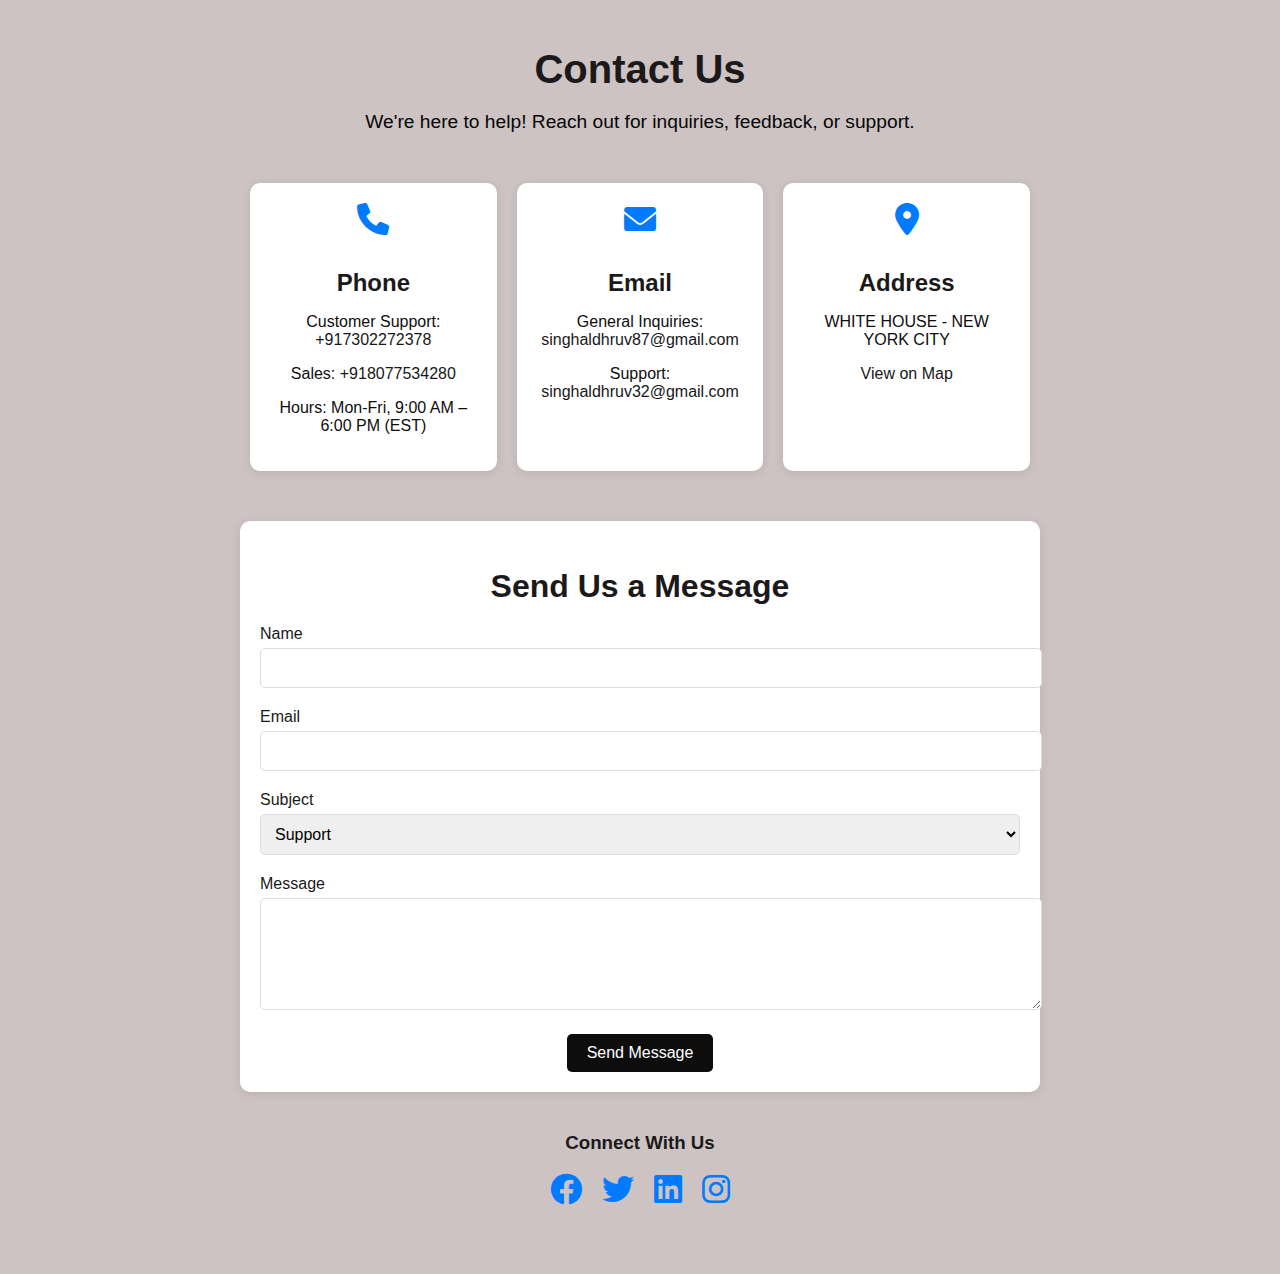
<file: contactus.html>
<!DOCTYPE html>
<html lang="en">
<head>
  <meta charset="UTF-8">
  <meta name="viewport" content="width=device-width, initial-scale=1.0">
  <title>Contact Us</title>
  <link rel="stylesheet" href="https://cdnjs.cloudflare.com/ajax/libs/font-awesome/6.0.0/css/all.min.css"> <!-- For icons -->
</head>
<style>
    /* General Styles */
body {
    font-family: Arial, sans-serif;
    margin: 0;
    padding: 0;
    background-color: #cdc3c3;
    color: #1b1919;
  }
  
  .nav-button {
    display: inline-block;
    padding: 10px 20px;
    background-color: #151616;
    color: #fff;
    text-decoration: none;
    border-radius: 5px;
    margin: 20px;
  }
  
  .contact-container {
    max-width: 800px;
    margin: 0 auto;
    padding: 20px;
    text-align: center;
  }
  
  h1 {
    font-size: 2.5rem;
    margin-bottom: 10px;
  }
  
  .subtitle {
    font-size: 1.2rem;
    color: #060606;
    margin-bottom: 40px;
  }
  
  /* Contact Information */
  .contact-info {
    display: flex;
    justify-content: space-around;
    flex-wrap: wrap;
    margin-bottom: 40px;
  }
  
  .info-item {
    flex: 1;
    margin: 10px;
    padding: 20px;
    background-color: #fff;
    border-radius: 10px;
    box-shadow: 0 2px 10px rgba(0, 0, 0, 0.1);
  }
  
  .info-item i {
    font-size: 2rem;
    color: #007bff;
    margin-bottom: 10px;
  }
  
  .info-item h3 {
    font-size: 1.5rem;
    margin-bottom: 10px;
  }
  
  .info-item p {
    font-size: 1rem;
    color: #0f0d0d;
  }
  
  .info-item a {
    color: #171818;
    text-decoration: none;
  }
  
  /* Contact Form */
  .contact-form {
    background-color: #ffffff;
    padding: 20px;
    border-radius: 10px;
    box-shadow: 0 2px 10px rgba(0, 0, 0, 0.1);
    margin-bottom: 40px;
  }
  
  .contact-form h2 {
    font-size: 2rem;
    margin-bottom: 20px;
  }
  
  .form-group {
    margin-bottom: 20px;
    text-align: left;
  }
  
  .form-group label {
    display: block;
    font-size: 1rem;
    margin-bottom: 5px;
  }
  
  .form-group input,
  .form-group select,
  .form-group textarea {
    width: 100%;
    padding: 10px;
    font-size: 1rem;
    border: 1px solid #ddd;
    border-radius: 5px;
  }
  
  .form-group textarea {
    resize: vertical;
  }
  
  button {
    background-color: #0d0d0d;
    color: #fff;
    padding: 10px 20px;
    border: none;
    border-radius: 5px;
    font-size: 1rem;
    cursor: pointer;
  }
  
  button:hover {
    background-color: #0056b3;
  }
  
  /* Social Media */
  .social-media {
    margin-bottom: 40px;
  }
  
  .social-icons {
    display: flex;
    justify-content: center;
    gap: 20px;
  }
  
  .social-icons a {
    color: #007bff;
    font-size: 2rem;
    transition: color 0.3s;
  }
  
  .social-icons a:hover {
    color: #0056b3;
  }
</style>
<body>


  <!-- Contact Us Page Content -->
  <div class="contact-container">
    <h1>Contact Us</h1>
    <p class="subtitle">We're here to help! Reach out for inquiries, feedback, or support.</p>

    <!-- Contact Information -->
    <div class="contact-info">
      <div class="info-item">
        <i class="fas fa-phone"></i>
        <h3>Phone</h3>
        <p>Customer Support: <a href="tel:+917302272378">+917302272378</a></p>
        <p>Sales: <a href="tel:+918077534280">+918077534280</a></p>
        <p>Hours: Mon-Fri, 9:00 AM – 6:00 PM (EST)</p>
      </div>
      <div class="info-item">
        <i class="fas fa-envelope"></i>
        <h3>Email</h3>
        <p>General Inquiries: <a href="mailto:singhaldhruv87@gmail.com">singhaldhruv87@gmail.com</a></p>
        <p>Support: <a href="mailto:singhaldhruv32@gmail.com">singhaldhruv32@gmail.com</a></p>
      </div>
      <div class="info-item">
        <i class="fas fa-map-marker-alt"></i>
        <h3>Address</h3>
        <p>WHITE HOUSE - NEW YORK CITY </p>
        <a href="https://maps.google.com/?q=40.712776,-74.005974" target="_blank">View on Map</a>
    </div>
    </div>

    <!-- Contact Form -->
    <div class="contact-form">
      <h2>Send Us a Message</h2>
      <form action="#" method="post">
        <div class="form-group">
          <label for="name">Name</label>
          <input type="text" id="name" name="name" required>
        </div>
        <div class="form-group">
          <label for="email">Email</label>
          <input type="email" id="email" name="email" required>
        </div>
        <div class="form-group">
          <label for="subject">Subject</label>
          <select id="subject" name="subject">
            <option value="support">Support</option>
            <option value="sales">Sales</option>
            <option value="feedback">Feedback</option>
            <option value="other">Other</option>
          </select>
        </div>
        <div class="form-group">
          <label for="message">Message</label>
          <textarea id="message" name="message" rows="5" required></textarea>
        </div>
        <button type="submit">Send Message</button>
      </form>
    </div>

    <!-- Social Media Links -->
    <div class="social-media">
      <h3>Connect With Us</h3>
      <div class="social-icons">
        <a href="#" target="_blank"><i class="fab fa-facebook"></i></a>
        <a href="#" target="_blank"><i class="fab fa-twitter"></i></a>
        <a href="#" target="_blank"><i class="fab fa-linkedin"></i></a>
        <a href="#" target="_blank"><i class="fab fa-instagram"></i></a>
      </div>
    </div>
  </div>
</body>
</html>
</file>
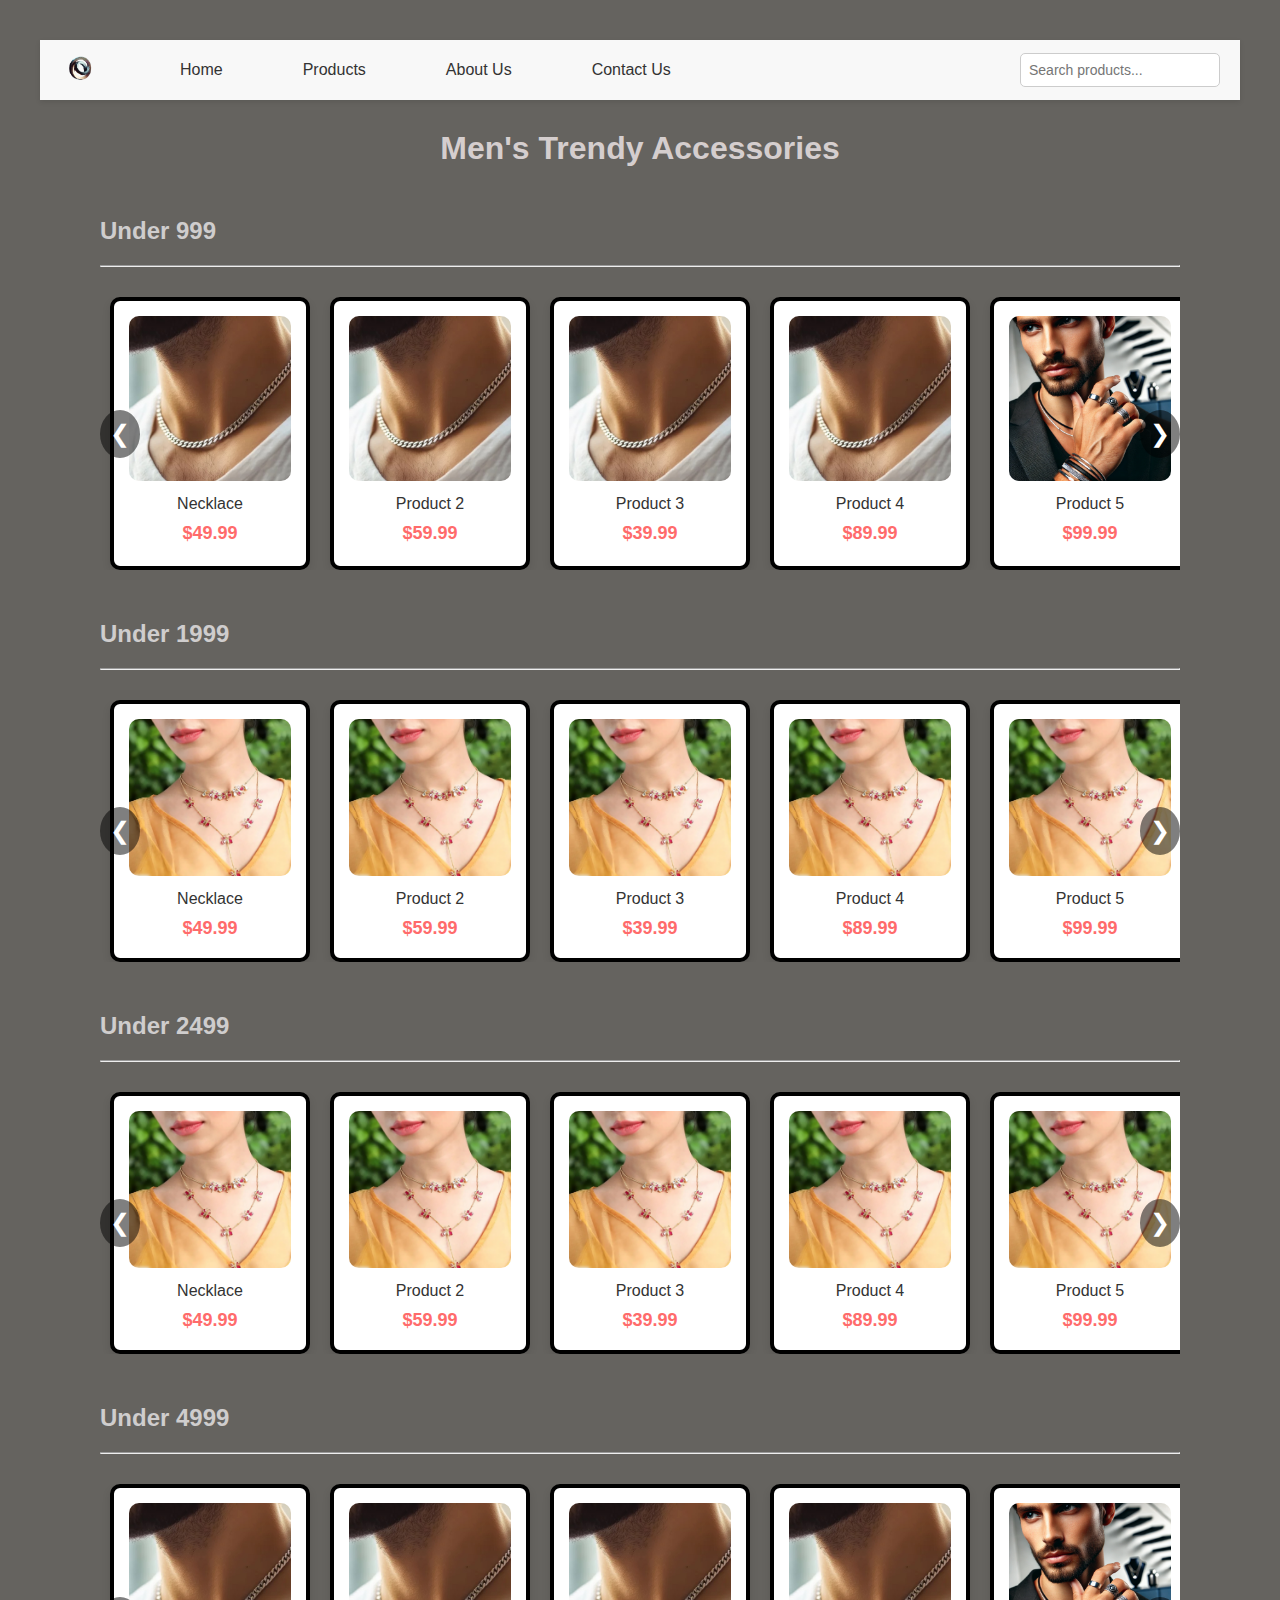
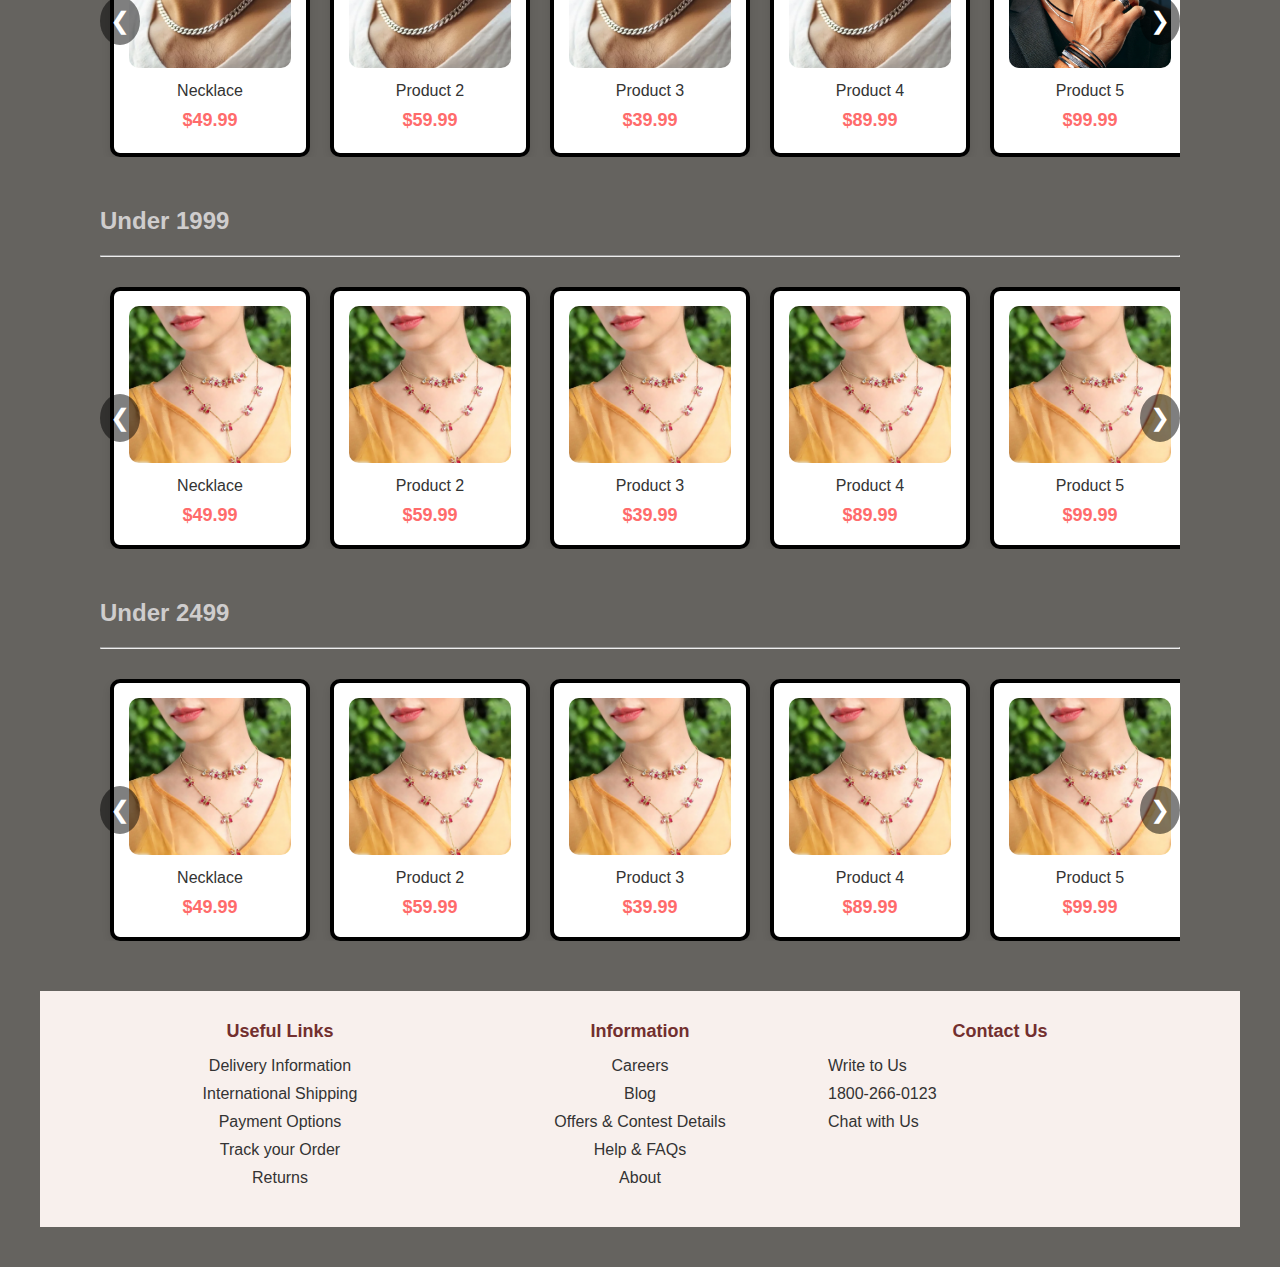
<file: kid.html>
<!DOCTYPE html>
<html lang="en">
<head>
    <meta charset="UTF-8">
    <meta name="viewport" content="width=device-width, initial-scale=1.0">
    <title>Product Range with Images and Text</title>
</head>

<style>
    * {
  margin: 0;
  padding: 0;
  box-sizing: border-box;
}

body {
  font-family: Arial, sans-serif;
  background-color: #f9f9f9;
  text-align: center;
  padding: 40px;
  background-color: rgb(101, 99, 95);
}


h1{
    padding: 30px;
    color: rgb(213, 206, 206);
    text-align: center;
}

/* Top Navbar Styling */
.top-navbar {
  display: flex;
  align-items: center;
  justify-content: space-between;
  padding: 10px 20px;
  background-color: #f8f8f8;
  box-shadow: 0 2px 5px rgba(0, 0, 0, 0.1);
}

/* Navbar Left: Logo & Links */
.navbar-left {
  display: flex;
  align-items: center;
  gap: 30px; /* Adds space between logo and links */
}

.navbar-logo {
  height: 40px; /* Adjust logo size */
  width: auto;
}

/* Navbar Right: Links */
.navbar-left a {
  text-decoration: none;
  color: #333;
  font-size: 16px;
  font-weight: 500;
  transition: color 0.3s ease-in-out;
  margin-left: 50px; /* Adjust value as needed */

}

.navbar-left a:hover {
  color: #007bff; /* Change color on hover */
}

/* Navbar Right: Search Bar */
.navbar-right {
  display: flex;
  align-items: center;
}

#search {
  padding: 8px;
  border: 1px solid #ccc;
  border-radius: 5px;
  font-size: 14px;
  width: 200px;
  transition: all 0.3s ease-in-out;
}

#search:focus {
  border-color: #007bff;
  outline: none;
}


/* Product Range Styling */
.product-range {
  width: 90%;
  margin: 20px auto;
}

h2 {
  font-size: 24px;
  text-align: left;
  margin-bottom: 20px;
  color: rgb(207, 205, 205);
}

/* Scroll Wrapper */
.scroll-wrapper {
  position: relative;
  display: flex;
  align-items: center;
  overflow: hidden;
  padding: 30px 0;
}

/* Product Container */
.product-container {
  display: flex;
  transition: transform 0.5s ease-in-out;
  width: 100%; /* Cover 90% of the width */
  margin: 0 auto; /* Center the container */
  overflow-x: auto;
  scroll-behavior: smooth;

}

/* Product Cards */
.product {
  flex: 0 0 auto;
  width: 200px;
  background: #fff;
  margin: 0 10px;
  padding: 15px;
  border: 4px solid black;
  border-radius: 10px;
  box-shadow: 0 4px 8px rgba(0, 0, 0, 0.1);
  text-align: center;
  transition: 0.3s;
}

.product:hover {
  transform: scale(1.05);
}

.product img {
  width: 100%;
  height: 70%;
  object-fit: cover;
  border-radius: 10px;
}

.product p {
  font-size: 16px;
  margin: 10px 0;
  color: #333;
}

.product .price {
  font-size: 18px;
  font-weight: bold;
  color: #ff6b6b;
  margin: 10px 0;
}

/* Scroll Buttons */
.scroll-left, .scroll-right {
  background-color: rgba(0, 0, 0, 0.5);
  color: white;
  border: none;
  cursor: pointer;
  font-size: 24px;
  padding: 10px;
  position: absolute;
  top: 50%;
  transform: translateY(-50%);
  z-index: 10;
  border-radius: 50%;
  transition: background 0.3s ease;
}

.scroll-left:hover, .scroll-right:hover {
  background-color: rgba(0, 0, 0, 0.8);
}

.scroll-left {
  left: 0px;
}

.scroll-right {
  right: 0px;
}

/* Responsive */
@media (max-width: 768px) {
  .product {
      width: 150px;
  }
}





/* Footer Styling */
.footer {
  background-color: #f8f0ed; /* Light beige background */
  padding: 30px 0;
  font-family: Arial, sans-serif;
}

.footer-container {
  width: 90%;
  margin: auto;
  display: flex;
  justify-content: space-between;
}

.footer-column {
  flex: 1;
  min-width: 200px;
}

.footer-column h3 {
  color: #722f2f; /* Dark brown text */
  font-size: 18px;
  font-weight: bold;
  margin-bottom: 15px;
}

.footer-column ul {
  list-style: none;
  padding: 0;
}

.footer-column ul li {
  margin-bottom: 10px;
}

.footer-column ul li a {
  text-decoration: none;
  color: #333;
  font-size: 16px;
  transition: color 0.3s ease;
}

.footer-column ul li a:hover {
  color: #722f2f;
}

/* Contact Icons */
.contact-list li {
  display: flex;
  align-items: center;
}

.contact-list i {
  margin-right: 8px;
  font-size: 18px;
  color: #722f2f;
}

/* Responsive */
@media (max-width: 768px) {
  .footer-container {
      flex-direction: column;
      align-items: center;
      text-align: center;
  }

  .footer-column {
      margin-bottom: 20px;
  }
}

</style>
<body>




    <!-- Top Navbar -->
 <div class="top-navbar">
    <div class="navbar-left">
      <img src="reflecTrend.png" alt="Logo" class="navbar-logo">
    
      <a href="index.html">Home</a>
      <a href="#products">Products</a>
      <a href="#about">About Us</a>
      <a href="#contact">Contact Us</a>
    </div>
    <div class="navbar-right">
      <input type="text" placeholder="Search products..." id="search">
    </div>
  </div>




<h1>Men's Trendy Accessories</h1>

    <!-- Product Range 1 -->
    <div class="product-range">
        <h2>Under 999</h2>
        <hr>
        <div class="scroll-wrapper">
            <button class="scroll-left" onclick="scrollProducts('range1', -200)">&#10094;</button>
            <div class="product-container" id="range1">
                <div class="product">
                    <img src="men2.jpeg" alt="Product 1">
                    <p>Necklace</p>
                    <p class="price">$49.99</p>
                </div>
                <div class="product">
                    <img src="men2.jpeg" alt="Product 2">
                    <p>Product 2</p>
                    <p class="price">$59.99</p>
                </div>
                <div class="product">
                    <img src="men2.jpeg" alt="Product 3">
                    <p>Product 3</p>
                    <p class="price">$39.99</p>
                </div>
                <div class="product">
                    <img src="men2.jpeg" alt="Product 4">
                    <p>Product 4</p>
                    <p class="price">$89.99</p>
                </div>
                <div class="product">
                    <img src="men1.png" alt="Product 5">
                    <p>Product 5</p>
                    <p class="price">$99.99</p>
                </div>
                <div class="product">
                    <img src="men4.jpeg" alt="Product 6">
                    <p>Product 6</p>
                    <p class="price">$49.99</p>
                </div>
                <div class="product">
                    <img src="men3.jpeg" alt="Product 7">
                    <p>Product 7</p>
                    <p class="price">$59.99</p>
                </div>
                <div class="product">
                    <img src="men3.jpeg" alt="Product 8">
                    <p>Product 8</p>
                    <p class="price">$39.99</p>
                </div>
                <div class="product">
                    <img src="men4.jpeg" alt="Product 9">
                    <p>Product 9</p>
                    <p class="price">$89.99</p>
                </div>
                <div class="product">
                    <img src="men4.jpeg" alt="Product 10">
                    <p>Product 10</p>
                    <p class="price">$99.99</p>
                </div>
            </div>
            <button class="scroll-right" onclick="scrollProducts('range1', 200)">&#10095;</button>
        </div>
    </div>

    <!-- Product Range 2 -->
    <div class="product-range">
        <h2>Under 1999</h2>
        <hr>
        <div class="scroll-wrapper">
            <button class="scroll-left" onclick="scrollProducts('range2', -200)">&#10094;</button>
            <div class="product-container" id="range2">
                <div class="product">
                    <img src="women2.jpeg" alt="Product 1">
                    <p>Necklace</p>
                    <p class="price">$49.99</p>
                </div>
                <div class="product">
                    <img src="women2.jpeg" alt="Product 2">
                    <p>Product 2</p>
                    <p class="price">$59.99</p>
                </div>
                <div class="product">
                    <img src="women2.jpeg" alt="Product 3">
                    <p>Product 3</p>
                    <p class="price">$39.99</p>
                </div>
                <div class="product">
                    <img src="women2.jpeg" alt="Product 4">
                    <p>Product 4</p>
                    <p class="price">$89.99</p>
                </div>
                <div class="product">
                    <img src="women2.jpeg" alt="Product 5">
                    <p>Product 5</p>
                    <p class="price">$99.99</p>
                </div>
                <div class="product">
                    <img src="women2.jpeg" alt="Product 6">
                    <p>Product 6</p>
                    <p class="price">$49.99</p>
                </div>
                <div class="product">
                    <img src="women2.jpeg" alt="Product 7">
                    <p>Product 7</p>
                    <p class="price">$59.99</p>
                </div>
                <div class="product">
                    <img src="women2.jpeg" alt="Product 8">
                    <p>Product 8</p>
                    <p class="price">$39.99</p>
                </div>
                <div class="product">
                    <img src="women2.jpeg" alt="Product 9">
                    <p>Product 9</p>
                    <p class="price">$89.99</p>
                </div>
                <div class="product">
                    <img src="women2.jpeg" alt="Product 10">
                    <p>Product 10</p>
                    <p class="price">$99.99</p>
                </div>
            </div>
            <button class="scroll-right" onclick="scrollProducts('range2', 200)">&#10095;</button>
        </div>
    </div>




    <!-- Product Range 3 -->
    <div class="product-range">
        <h2>Under 2499</h2>
        <hr>
        <div class="scroll-wrapper">
            <button class="scroll-left" onclick="scrollProducts('range3', -200)">&#10094;</button>
            <div class="product-container" id="range3">
                <div class="product">
                    <img src="women2.jpeg" alt="Product 1">
                    <p>Necklace</p>
                    <p class="price">$49.99</p>
                </div>
                <div class="product">
                    <img src="women2.jpeg" alt="Product 2">
                    <p>Product 2</p>
                    <p class="price">$59.99</p>
                </div>
                <div class="product">
                    <img src="women2.jpeg" alt="Product 3">
                    <p>Product 3</p>
                    <p class="price">$39.99</p>
                </div>
                <div class="product">
                    <img src="women2.jpeg" alt="Product 4">
                    <p>Product 4</p>
                    <p class="price">$89.99</p>
                </div>
                <div class="product">
                    <img src="women2.jpeg" alt="Product 5">
                    <p>Product 5</p>
                    <p class="price">$99.99</p>
                </div>
                <div class="product">
                    <img src="women2.jpeg" alt="Product 6">
                    <p>Product 6</p>
                    <p class="price">$49.99</p>
                </div>
                <div class="product">
                    <img src="women2.jpeg" alt="Product 7">
                    <p>Product 7</p>
                    <p class="price">$59.99</p>
                </div>
                <div class="product">
                    <img src="women2.jpeg" alt="Product 8">
                    <p>Product 8</p>
                    <p class="price">$39.99</p>
                </div>
                <div class="product">
                    <img src="women2.jpeg" alt="Product 9">
                    <p>Product 9</p>
                    <p class="price">$89.99</p>
                </div>
                <div class="product">
                    <img src="women2.jpeg" alt="Product 10">
                    <p>Product 10</p>
                    <p class="price">$99.99</p>
                </div>
            </div>
            <button class="scroll-right" onclick="scrollProducts('range3', 200)">&#10095;</button>
        </div>
    </div>


       <!-- Product Range 1 -->
       <div class="product-range">
        <h2>Under 4999</h2>
        <hr>
        <div class="scroll-wrapper">
            <button class="scroll-left" onclick="scrollProducts('range4', -200)">&#10094;</button>
            <div class="product-container" id="range4">
                <div class="product">
                    <img src="men2.jpeg" alt="Product 1">
                    <p>Necklace</p>
                    <p class="price">$49.99</p>
                </div>
                <div class="product">
                    <img src="men2.jpeg" alt="Product 2">
                    <p>Product 2</p>
                    <p class="price">$59.99</p>
                </div>
                <div class="product">
                    <img src="men2.jpeg" alt="Product 3">
                    <p>Product 3</p>
                    <p class="price">$39.99</p>
                </div>
                <div class="product">
                    <img src="men2.jpeg" alt="Product 4">
                    <p>Product 4</p>
                    <p class="price">$89.99</p>
                </div>
                <div class="product">
                    <img src="men1.png" alt="Product 5">
                    <p>Product 5</p>
                    <p class="price">$99.99</p>
                </div>
                <div class="product">
                    <img src="men4.jpeg" alt="Product 6">
                    <p>Product 6</p>
                    <p class="price">$49.99</p>
                </div>
                <div class="product">
                    <img src="men3.jpeg" alt="Product 7">
                    <p>Product 7</p>
                    <p class="price">$59.99</p>
                </div>
                <div class="product">
                    <img src="men3.jpeg" alt="Product 8">
                    <p>Product 8</p>
                    <p class="price">$39.99</p>
                </div>
                <div class="product">
                    <img src="men4.jpeg" alt="Product 9">
                    <p>Product 9</p>
                    <p class="price">$89.99</p>
                </div>
                <div class="product">
                    <img src="men4.jpeg" alt="Product 10">
                    <p>Product 10</p>
                    <p class="price">$99.99</p>
                </div>
            </div>
            <button class="scroll-right" onclick="scrollProducts('range4', 200)">&#10095;</button>
        </div>
    </div>

    <!-- Product Range 2 -->
    <div class="product-range">
        <h2>Under 1999</h2>
        <hr>
        <div class="scroll-wrapper">
            <button class="scroll-left" onclick="scrollProducts('range5', -200)">&#10094;</button>
            <div class="product-container" id="range5">
                <div class="product">
                    <img src="women2.jpeg" alt="Product 1">
                    <p>Necklace</p>
                    <p class="price">$49.99</p>
                </div>
                <div class="product">
                    <img src="women2.jpeg" alt="Product 2">
                    <p>Product 2</p>
                    <p class="price">$59.99</p>
                </div>
                <div class="product">
                    <img src="women2.jpeg" alt="Product 3">
                    <p>Product 3</p>
                    <p class="price">$39.99</p>
                </div>
                <div class="product">
                    <img src="women2.jpeg" alt="Product 4">
                    <p>Product 4</p>
                    <p class="price">$89.99</p>
                </div>
                <div class="product">
                    <img src="women2.jpeg" alt="Product 5">
                    <p>Product 5</p>
                    <p class="price">$99.99</p>
                </div>
                <div class="product">
                    <img src="women2.jpeg" alt="Product 6">
                    <p>Product 6</p>
                    <p class="price">$49.99</p>
                </div>
                <div class="product">
                    <img src="women2.jpeg" alt="Product 7">
                    <p>Product 7</p>
                    <p class="price">$59.99</p>
                </div>
                <div class="product">
                    <img src="women2.jpeg" alt="Product 8">
                    <p>Product 8</p>
                    <p class="price">$39.99</p>
                </div>
                <div class="product">
                    <img src="women2.jpeg" alt="Product 9">
                    <p>Product 9</p>
                    <p class="price">$89.99</p>
                </div>
                <div class="product">
                    <img src="women2.jpeg" alt="Product 10">
                    <p>Product 10</p>
                    <p class="price">$99.99</p>
                </div>
            </div>
            <button class="scroll-right" onclick="scrollProducts('range5', 200)">&#10095;</button>
        </div>
    </div>




    <!-- Product Range 3 -->
    <div class="product-range">
        <h2>Under 2499</h2>
        <hr>
        <div class="scroll-wrapper">
            <button class="scroll-left" onclick="scrollProducts('range6', -200)">&#10094;</button>
            <div class="product-container" id="range6">
                <div class="product">
                    <img src="women2.jpeg" alt="Product 1">
                    <p>Necklace</p>
                    <p class="price">$49.99</p>
                </div>
                <div class="product">
                    <img src="women2.jpeg" alt="Product 2">
                    <p>Product 2</p>
                    <p class="price">$59.99</p>
                </div>
                <div class="product">
                    <img src="women2.jpeg" alt="Product 3">
                    <p>Product 3</p>
                    <p class="price">$39.99</p>
                </div>
                <div class="product">
                    <img src="women2.jpeg" alt="Product 4">
                    <p>Product 4</p>
                    <p class="price">$89.99</p>
                </div>
                <div class="product">
                    <img src="women2.jpeg" alt="Product 5">
                    <p>Product 5</p>
                    <p class="price">$99.99</p>
                </div>
                <div class="product">
                    <img src="women2.jpeg" alt="Product 6">
                    <p>Product 6</p>
                    <p class="price">$49.99</p>
                </div>
                <div class="product">
                    <img src="women2.jpeg" alt="Product 7">
                    <p>Product 7</p>
                    <p class="price">$59.99</p>
                </div>
                <div class="product">
                    <img src="women2.jpeg" alt="Product 8">
                    <p>Product 8</p>
                    <p class="price">$39.99</p>
                </div>
                <div class="product">
                    <img src="women2.jpeg" alt="Product 9">
                    <p>Product 9</p>
                    <p class="price">$89.99</p>
                </div>
                <div class="product">
                    <img src="women2.jpeg" alt="Product 10">
                    <p>Product 10</p>
                    <p class="price">$99.99</p>
                </div>
            </div>
            <button class="scroll-right" onclick="scrollProducts('range6', 200)">&#10095;</button>
        </div>
    </div>


<!-- Footer Section -->
 <footer class="footer">
    <div class="footer-container">
        <div class="footer-column">
            <h3>Useful Links</h3>
            <ul>
                <li><a href="#">Delivery Information</a></li>
                <li><a href="#">International Shipping</a></li>
                <li><a href="#">Payment Options</a></li>
                <li><a href="#">Track your Order</a></li>
                <li><a href="#">Returns</a></li>
            </ul>
        </div>
  
        <div class="footer-column">
            <h3>Information</h3>
            <ul>
                <li><a href="#">Careers</a></li>
                <li><a href="#">Blog</a></li>
                <li><a href="#">Offers & Contest Details</a></li>
                <li><a href="#">Help & FAQs</a></li>
                <li><a href="#">About</a></li>
            </ul>
        </div>
  
        <div class="footer-column">
            <h3>Contact Us</h3>
            <ul class="contact-list">
                <li><i class="fa-regular fa-envelope"></i> <a href="#">Write to Us</a></li>
                <li><i class="fa-solid fa-phone"></i> <a href="tel:18002660123">1800-266-0123</a></li>
                <li><i class="fa-regular fa-message"></i> <a href="#">Chat with Us</a></li>
            </ul>
        </div>
    </div>
  </footer>



    <script>
        function scrollProducts(rangeId, scrollAmount) {
  const container = document.getElementById(rangeId);
  container.scrollBy({
      left: scrollAmount,
      behavior: 'smooth'
  });
}
    </script>
</body>
</html>
</file>
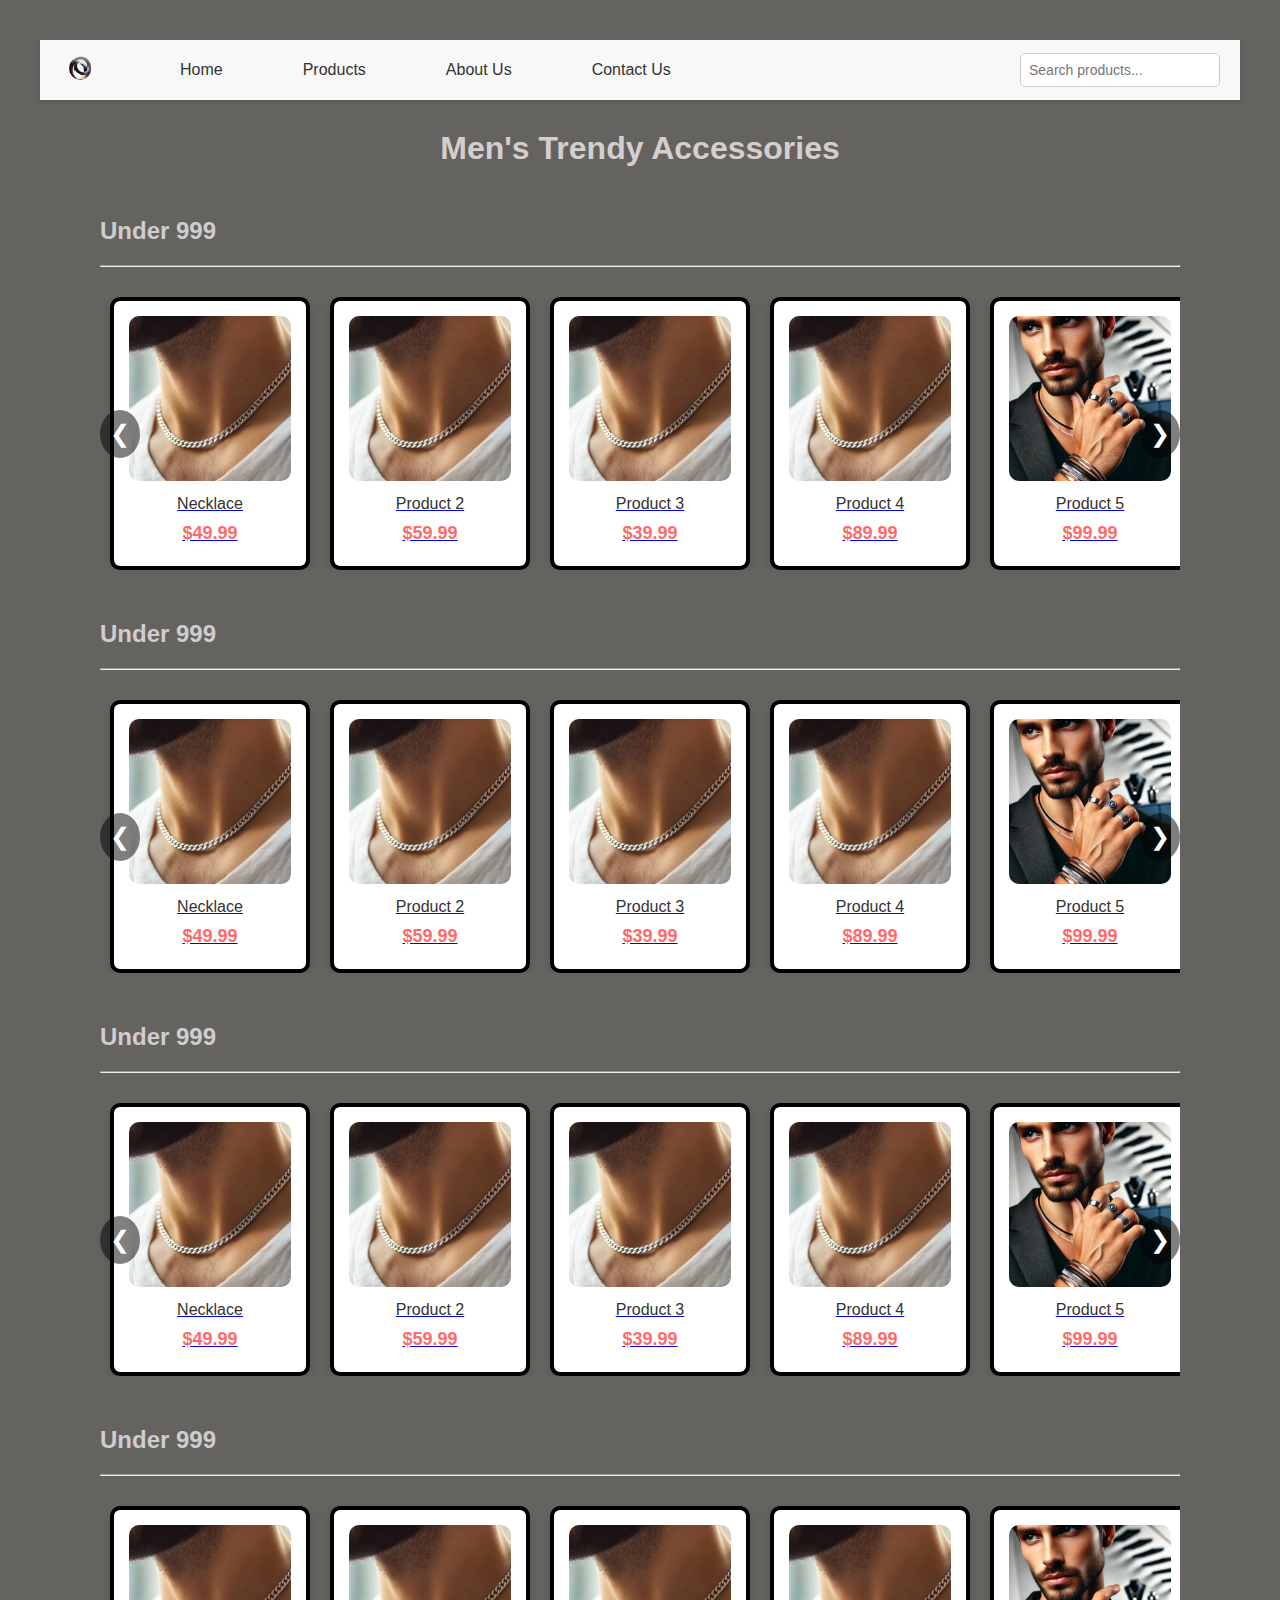
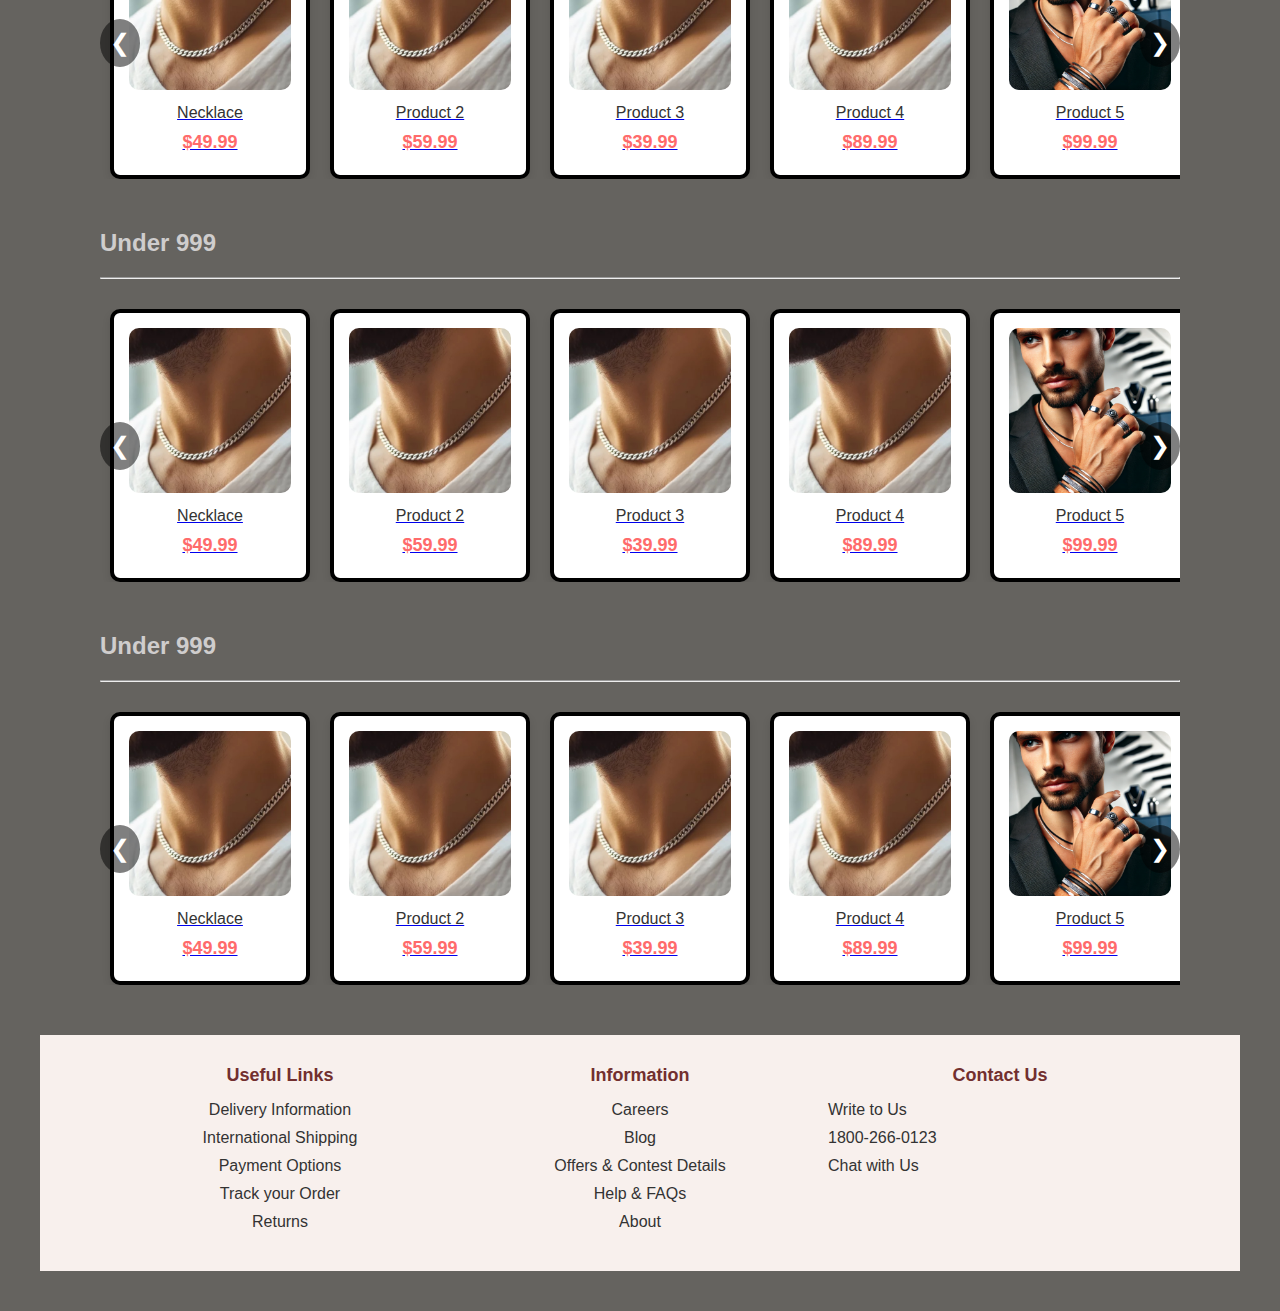
<file: men.html>
<!DOCTYPE html>
<html lang="en">
<head>
    <meta charset="UTF-8">
    <meta name="viewport" content="width=device-width, initial-scale=1.0">
    <title>Product Range with Images and Text</title>
</head>

<style>
    * {
  margin: 0;
  padding: 0;
  box-sizing: border-box;
}

body {
  font-family: Arial, sans-serif;
  background-color: #f9f9f9;
  text-align: center;
  padding: 40px;
  background-color: rgb(101, 99, 95);
}


h1{
    padding: 30px;
    color: rgb(213, 206, 206);
    text-align: center;
}

/* Top Navbar Styling */
.top-navbar {
  display: flex;
  align-items: center;
  justify-content: space-between;
  padding: 10px 20px;
  background-color: #f8f8f8;
  box-shadow: 0 2px 5px rgba(0, 0, 0, 0.1);
}

/* Navbar Left: Logo & Links */
.navbar-left {
  display: flex;
  align-items: center;
  gap: 30px; /* Adds space between logo and links */
}

.navbar-logo {
  height: 40px; /* Adjust logo size */
  width: auto;
}

/* Navbar Right: Links */
.navbar-left a {
  text-decoration: none;
  color: #333;
  font-size: 16px;
  font-weight: 500;
  transition: color 0.3s ease-in-out;
  margin-left: 50px; /* Adjust value as needed */

}

.navbar-left a:hover {
  color: #007bff; /* Change color on hover */
}

/* Navbar Right: Search Bar */
.navbar-right {
  display: flex;
  align-items: center;
}

#search {
  padding: 8px;
  border: 1px solid #ccc;
  border-radius: 5px;
  font-size: 14px;
  width: 200px;
  transition: all 0.3s ease-in-out;
}

#search:focus {
  border-color: #007bff;
  outline: none;
}


/* Product Range Styling */
.product-range {
  width: 90%;
  margin: 20px auto;
}

h2 {
  font-size: 24px;
  text-align: left;
  margin-bottom: 20px;
  color: rgb(207, 205, 205);
}

/* Scroll Wrapper */
.scroll-wrapper {
  position: relative;
  display: flex;
  align-items: center;
  overflow: hidden;
  padding: 30px 0;
}

/* Product Container */
.product-container {
  display: flex;
  transition: transform 0.5s ease-in-out;
  width: 100%; /* Cover 90% of the width */
  margin: 0 auto; /* Center the container */
  overflow-x: auto;
  scroll-behavior: smooth;

}

/* Product Cards */
.product {
  flex: 0 0 auto;
  width: 200px;
  background: #fff;
  margin: 0 10px;
  padding: 15px;
  border: 4px solid black;
  border-radius: 10px;
  box-shadow: 0 4px 8px rgba(0, 0, 0, 0.1);
  text-align: center;
  transition: 0.3s;
}

.product:hover {
  transform: scale(1.05);
}

.product img {
  width: 100%;
  height: 70%;
  object-fit: cover;
  border-radius: 10px;
}

.product p {
  font-size: 16px;
  margin: 10px 0;
  color: #333;
}

.product .price {
  font-size: 18px;
  font-weight: bold;
  color: #ff6b6b;
  margin: 10px 0;
}

/* Scroll Buttons */
.scroll-left, .scroll-right {
  background-color: rgba(0, 0, 0, 0.5);
  color: white;
  border: none;
  cursor: pointer;
  font-size: 24px;
  padding: 10px;
  position: absolute;
  top: 50%;
  transform: translateY(-50%);
  z-index: 10;
  border-radius: 50%;
  transition: background 0.3s ease;
}

.scroll-left:hover, .scroll-right:hover {
  background-color: rgba(0, 0, 0, 0.8);
}

.scroll-left {
  left: 0px;
}

.scroll-right {
  right: 0px;
}

/* Responsive */
@media (max-width: 768px) {
  .product {
      width: 150px;
  }
}





/* Footer Styling */
.footer {
  background-color: #f8f0ed; /* Light beige background */
  padding: 30px 0;
  font-family: Arial, sans-serif;
}

.footer-container {
  width: 90%;
  margin: auto;
  display: flex;
  justify-content: space-between;
}

.footer-column {
  flex: 1;
  min-width: 200px;
}

.footer-column h3 {
  color: #722f2f; /* Dark brown text */
  font-size: 18px;
  font-weight: bold;
  margin-bottom: 15px;
}

.footer-column ul {
  list-style: none;
  padding: 0;
}

.footer-column ul li {
  margin-bottom: 10px;
}

.footer-column ul li a {
  text-decoration: none;
  color: #333;
  font-size: 16px;
  transition: color 0.3s ease;
}

.footer-column ul li a:hover {
  color: #722f2f;
}

/* Contact Icons */
.contact-list li {
  display: flex;
  align-items: center;
}

.contact-list i {
  margin-right: 8px;
  font-size: 18px;
  color: #722f2f;
}

/* Responsive */
@media (max-width: 768px) {
  .footer-container {
      flex-direction: column;
      align-items: center;
      text-align: center;
  }

  .footer-column {
      margin-bottom: 20px;
  }
}

</style>
<body>




    <!-- Top Navbar -->
 <div class="top-navbar">
    <div class="navbar-left">
      <img src="reflecTrend.png" alt="Logo" class="navbar-logo">
    
      <a href="index.html">Home</a>
      <a href="products.html">Products</a>
      <a href="aboutus.html">About Us</a>
      <a href="contactus.html">Contact Us</a>
    </div>
    <div class="navbar-right">
      <input type="text" placeholder="Search products..." id="search">
    </div>
  </div>




  <h1>Men's Trendy Accessories</h1>

  <!-- Product Range 1 -->
  <div class="product-range">
      <h2>Under 999</h2>
      <hr>
      <div class="scroll-wrapper">
          <button class="scroll-left" onclick="scrollProducts('range1', -200)">&#10094;</button>
          <div class="product-container" id="range1">
            <div class="product">
              <a href="product.html">
              <img src="men2.jpeg" alt="Product 1">
              <p>Necklace</p>
              <p class="price">$49.99</p>
          </a></div>
          <div class="product">
              <a href="product.html">
              <img src="men2.jpeg" alt="Product 2">
              <p>Product 2</p>
              <p class="price">$59.99</p>
          </a></div>
          <div class="product">
          <a href="product.html">
              <img src="men2.jpeg" alt="Product 3">
              <p>Product 3</p>
              <p class="price">$39.99</p>
          </a></div>
          <div class="product">
              <a href="product.html">
              <img src="men2.jpeg" alt="Product 4">
              <p>Product 4</p>
              <p class="price">$89.99</p>
          </a></div>
          <div class="product">
              <a href="product.html">
              <img src="men1.png" alt="Product 5">
              <p>Product 5</p>
              <p class="price">$99.99</p>
         </a> </div>
         <div class="product">
              <a href="product.html">
              <img src="men4.jpeg" alt="Product 6">
              <p>Product 6</p>
              <p class="price">$49.99</p>
         </a> </div>
         <div class="product">
              <a href="product.html">
              <img src="men3.jpeg" alt="Product 7">
              <p>Product 7</p>
              <p class="price">$59.99</p>
          </a></div>
          <div class="product">
              <a href="product.html">
              <img src="men3.jpeg" alt="Product 8">
              <p>Product 8</p>
              <p class="price">$39.99</p>
          </a></div>
          <div class="product">
                <a href="product.html">
                <img src="men4.jpeg" alt="Product 9">
                <p>Product 9</p>
                <p class="price">$89.99</p>
            </a>
            </div>
            <div class="product">
              <a href="product.html">
              <img src="men4.jpeg" alt="Product 10">
              <p>Product 10</p>
              <p class="price">$99.99</p>
          </a></div>
          </div>
          <button class="scroll-right" onclick="scrollProducts('range1', 200)">&#10095;</button>
      </div>
  </div>



  <!-- Product Range 1 -->
  <div class="product-range">
    <h2>Under 999</h2>
    <hr>
    <div class="scroll-wrapper">
        <button class="scroll-left" onclick="scrollProducts('range2', -200)">&#10094;</button>
        <div class="product-container" id="range2">
          <div class="product">
            <a href="product.html">
            <img src="men2.jpeg" alt="Product 1">
            <p>Necklace</p>
            <p class="price">$49.99</p>
        </a></div>
        <div class="product">
            <a href="product.html">
            <img src="men2.jpeg" alt="Product 2">
            <p>Product 2</p>
            <p class="price">$59.99</p>
        </a></div>
        <div class="product">
        <a href="product.html">
            <img src="men2.jpeg" alt="Product 3">
            <p>Product 3</p>
            <p class="price">$39.99</p>
        </a></div>
        <div class="product">
            <a href="product.html">
            <img src="men2.jpeg" alt="Product 4">
            <p>Product 4</p>
            <p class="price">$89.99</p>
        </a></div>
        <div class="product">
            <a href="product.html">
            <img src="men1.png" alt="Product 5">
            <p>Product 5</p>
            <p class="price">$99.99</p>
       </a> </div>
       <div class="product">
            <a href="product.html">
            <img src="men4.jpeg" alt="Product 6">
            <p>Product 6</p>
            <p class="price">$49.99</p>
       </a> </div>
       <div class="product">
            <a href="product.html">
            <img src="men3.jpeg" alt="Product 7">
            <p>Product 7</p>
            <p class="price">$59.99</p>
        </a></div>
        <div class="product">
            <a href="product.html">
            <img src="men3.jpeg" alt="Product 8">
            <p>Product 8</p>
            <p class="price">$39.99</p>
        </a></div>
        <div class="product">
              <a href="product.html">
              <img src="men4.jpeg" alt="Product 9">
              <p>Product 9</p>
              <p class="price">$89.99</p>
          </a>
          </div>
          <div class="product">
            <a href="product.html">
            <img src="men4.jpeg" alt="Product 10">
            <p>Product 10</p>
            <p class="price">$99.99</p>
        </a></div>
        </div>
        <button class="scroll-right" onclick="scrollProducts('range2', 200)">&#10095;</button>
    </div>
</div>




<!-- Product Range 1 -->
<div class="product-range">
  <h2>Under 999</h2>
  <hr>
  <div class="scroll-wrapper">
      <button class="scroll-left" onclick="scrollProducts('range3', -200)">&#10094;</button>
      <div class="product-container" id="range3">
        <div class="product">
          <a href="product.html">
          <img src="men2.jpeg" alt="Product 1">
          <p>Necklace</p>
          <p class="price">$49.99</p>
      </a></div>
      <div class="product">
          <a href="product.html">
          <img src="men2.jpeg" alt="Product 2">
          <p>Product 2</p>
          <p class="price">$59.99</p>
      </a></div>
      <div class="product">
      <a href="product.html">
          <img src="men2.jpeg" alt="Product 3">
          <p>Product 3</p>
          <p class="price">$39.99</p>
      </a></div>
      <div class="product">
          <a href="product.html">
          <img src="men2.jpeg" alt="Product 4">
          <p>Product 4</p>
          <p class="price">$89.99</p>
      </a></div>
      <div class="product">
          <a href="product.html">
          <img src="men1.png" alt="Product 5">
          <p>Product 5</p>
          <p class="price">$99.99</p>
     </a> </div>
     <div class="product">
          <a href="product.html">
          <img src="men4.jpeg" alt="Product 6">
          <p>Product 6</p>
          <p class="price">$49.99</p>
     </a> </div>
     <div class="product">
          <a href="product.html">
          <img src="men3.jpeg" alt="Product 7">
          <p>Product 7</p>
          <p class="price">$59.99</p>
      </a></div>
      <div class="product">
          <a href="product.html">
          <img src="men3.jpeg" alt="Product 8">
          <p>Product 8</p>
          <p class="price">$39.99</p>
      </a></div>
      <div class="product">
            <a href="product.html">
            <img src="men4.jpeg" alt="Product 9">
            <p>Product 9</p>
            <p class="price">$89.99</p>
        </a>
        </div>
        <div class="product">
          <a href="product.html">
          <img src="men4.jpeg" alt="Product 10">
          <p>Product 10</p>
          <p class="price">$99.99</p>
      </a></div>
      </div>
      <button class="scroll-right" onclick="scrollProducts('range3', 200)">&#10095;</button>
  </div>
</div>




<!-- Product Range 1 -->
<div class="product-range">
  <h2>Under 999</h2>
  <hr>
  <div class="scroll-wrapper">
      <button class="scroll-left" onclick="scrollProducts('range4', -200)">&#10094;</button>
      <div class="product-container" id="range4">
          <div class="product">
              <a href="product.html">
              <img src="men2.jpeg" alt="Product 1">
              <p>Necklace</p>
              <p class="price">$49.99</p>
          </a></div>
          <div class="product">
              <a href="product.html">
              <img src="men2.jpeg" alt="Product 2">
              <p>Product 2</p>
              <p class="price">$59.99</p>
          </a></div>
          <div class="product">
          <a href="product.html">
              <img src="men2.jpeg" alt="Product 3">
              <p>Product 3</p>
              <p class="price">$39.99</p>
          </a></div>
          <div class="product">
              <a href="product.html">
              <img src="men2.jpeg" alt="Product 4">
              <p>Product 4</p>
              <p class="price">$89.99</p>
          </a></div>
          <div class="product">
              <a href="product.html">
              <img src="men1.png" alt="Product 5">
              <p>Product 5</p>
              <p class="price">$99.99</p>
         </a> </div>
         <div class="product">
              <a href="product.html">
              <img src="men4.jpeg" alt="Product 6">
              <p>Product 6</p>
              <p class="price">$49.99</p>
         </a> </div>
         <div class="product">
              <a href="product.html">
              <img src="men3.jpeg" alt="Product 7">
              <p>Product 7</p>
              <p class="price">$59.99</p>
          </a></div>
          <div class="product">
              <a href="product.html">
              <img src="men3.jpeg" alt="Product 8">
              <p>Product 8</p>
              <p class="price">$39.99</p>
          </a></div>
          <div class="product">
                <a href="product.html">
                <img src="men4.jpeg" alt="Product 9">
                <p>Product 9</p>
                <p class="price">$89.99</p>
            </a>
            </div>
            <div class="product">
              <a href="product.html">
              <img src="men4.jpeg" alt="Product 10">
              <p>Product 10</p>
              <p class="price">$99.99</p>
          </a></div>
      </div>
      <button class="scroll-right" onclick="scrollProducts('range4', 200)">&#10095;</button>
  </div>
</div>




<!-- Product Range 1 -->
<div class="product-range">
  <h2>Under 999</h2>
  <hr>
  <div class="scroll-wrapper">
      <button class="scroll-left" onclick="scrollProducts('range5', -200)">&#10094;</button>
      <div class="product-container" id="range5">
        <div class="product">
          <a href="product.html">
          <img src="men2.jpeg" alt="Product 1">
          <p>Necklace</p>
          <p class="price">$49.99</p>
      </a></div>
      <div class="product">
          <a href="product.html">
          <img src="men2.jpeg" alt="Product 2">
          <p>Product 2</p>
          <p class="price">$59.99</p>
      </a></div>
      <div class="product">
      <a href="product.html">
          <img src="men2.jpeg" alt="Product 3">
          <p>Product 3</p>
          <p class="price">$39.99</p>
      </a></div>
      <div class="product">
          <a href="product.html">
          <img src="men2.jpeg" alt="Product 4">
          <p>Product 4</p>
          <p class="price">$89.99</p>
      </a></div>
      <div class="product">
          <a href="product.html">
          <img src="men1.png" alt="Product 5">
          <p>Product 5</p>
          <p class="price">$99.99</p>
     </a> </div>
     <div class="product">
          <a href="product.html">
          <img src="men4.jpeg" alt="Product 6">
          <p>Product 6</p>
          <p class="price">$49.99</p>
     </a> </div>
     <div class="product">
          <a href="product.html">
          <img src="men3.jpeg" alt="Product 7">
          <p>Product 7</p>
          <p class="price">$59.99</p>
      </a></div>
      <div class="product">
          <a href="product.html">
          <img src="men3.jpeg" alt="Product 8">
          <p>Product 8</p>
          <p class="price">$39.99</p>
      </a></div>
      <div class="product">
            <a href="product.html">
            <img src="men4.jpeg" alt="Product 9">
            <p>Product 9</p>
            <p class="price">$89.99</p>
        </a>
        </div>
        <div class="product">
          <a href="product.html">
          <img src="men4.jpeg" alt="Product 10">
          <p>Product 10</p>
          <p class="price">$99.99</p>
      </a></div>
      </div>
      <button class="scroll-right" onclick="scrollProducts('range5', 200)">&#10095;</button>
  </div>
</div>




<!-- Product Range 1 -->
<div class="product-range">
  <h2>Under 999</h2>
  <hr>
  <div class="scroll-wrapper">
      <button class="scroll-left" onclick="scrollProducts('range6', -200)">&#10094;</button>
      <div class="product-container" id="range6">
        <div class="product">
          <a href="product.html">
          <img src="men2.jpeg" alt="Product 1">
          <p>Necklace</p>
          <p class="price">$49.99</p>
      </a></div>
      <div class="product">
          <a href="product.html">
          <img src="men2.jpeg" alt="Product 2">
          <p>Product 2</p>
          <p class="price">$59.99</p>
      </a></div>
      <div class="product">
      <a href="product.html">
          <img src="men2.jpeg" alt="Product 3">
          <p>Product 3</p>
          <p class="price">$39.99</p>
      </a></div>
      <div class="product">
          <a href="product.html">
          <img src="men2.jpeg" alt="Product 4">
          <p>Product 4</p>
          <p class="price">$89.99</p>
      </a></div>
      <div class="product">
          <a href="product.html">
          <img src="men1.png" alt="Product 5">
          <p>Product 5</p>
          <p class="price">$99.99</p>
     </a> </div>
     <div class="product">
          <a href="product.html">
          <img src="men4.jpeg" alt="Product 6">
          <p>Product 6</p>
          <p class="price">$49.99</p>
     </a> </div>
     <div class="product">
          <a href="product.html">
          <img src="men3.jpeg" alt="Product 7">
          <p>Product 7</p>
          <p class="price">$59.99</p>
      </a></div>
      <div class="product">
          <a href="product.html">
          <img src="men3.jpeg" alt="Product 8">
          <p>Product 8</p>
          <p class="price">$39.99</p>
      </a></div>
      <div class="product">
            <a href="product.html">
            <img src="men4.jpeg" alt="Product 9">
            <p>Product 9</p>
            <p class="price">$89.99</p>
        </a>
        </div>
        <div class="product">
          <a href="product.html">
          <img src="men4.jpeg" alt="Product 10">
          <p>Product 10</p>
          <p class="price">$99.99</p>
      </a></div>
      </div>
      <button class="scroll-right" onclick="scrollProducts('range6', 200)">&#10095;</button>
  </div>
</div>
<!-- Footer Section -->
 <footer class="footer">
    <div class="footer-container">
        <div class="footer-column">
            <h3>Useful Links</h3>
            <ul>
                <li><a href="#">Delivery Information</a></li>
                <li><a href="#">International Shipping</a></li>
                <li><a href="#">Payment Options</a></li>
                <li><a href="#">Track your Order</a></li>
                <li><a href="#">Returns</a></li>
            </ul>
        </div>
  
        <div class="footer-column">
            <h3>Information</h3>
            <ul>
                <li><a href="#">Careers</a></li>
                <li><a href="#">Blog</a></li>
                <li><a href="#">Offers & Contest Details</a></li>
                <li><a href="#">Help & FAQs</a></li>
                <li><a href="#">About</a></li>
            </ul>
        </div>
  
        <div class="footer-column">
            <h3>Contact Us</h3>
            <ul class="contact-list">
                <li><i class="fa-regular fa-envelope"></i> <a href="#">Write to Us</a></li>
                <li><i class="fa-solid fa-phone"></i> <a href="tel:18002660123">1800-266-0123</a></li>
                <li><i class="fa-regular fa-message"></i> <a href="#">Chat with Us</a></li>
            </ul>
        </div>
    </div>
  </footer>


    <script>
        function scrollProducts(rangeId, scrollAmount) {
        const container = document.getElementById(rangeId);
        container.scrollBy({
        left: scrollAmount,
        behavior: 'smooth'
  });
}
    </script>
</body>
</html>
</file>
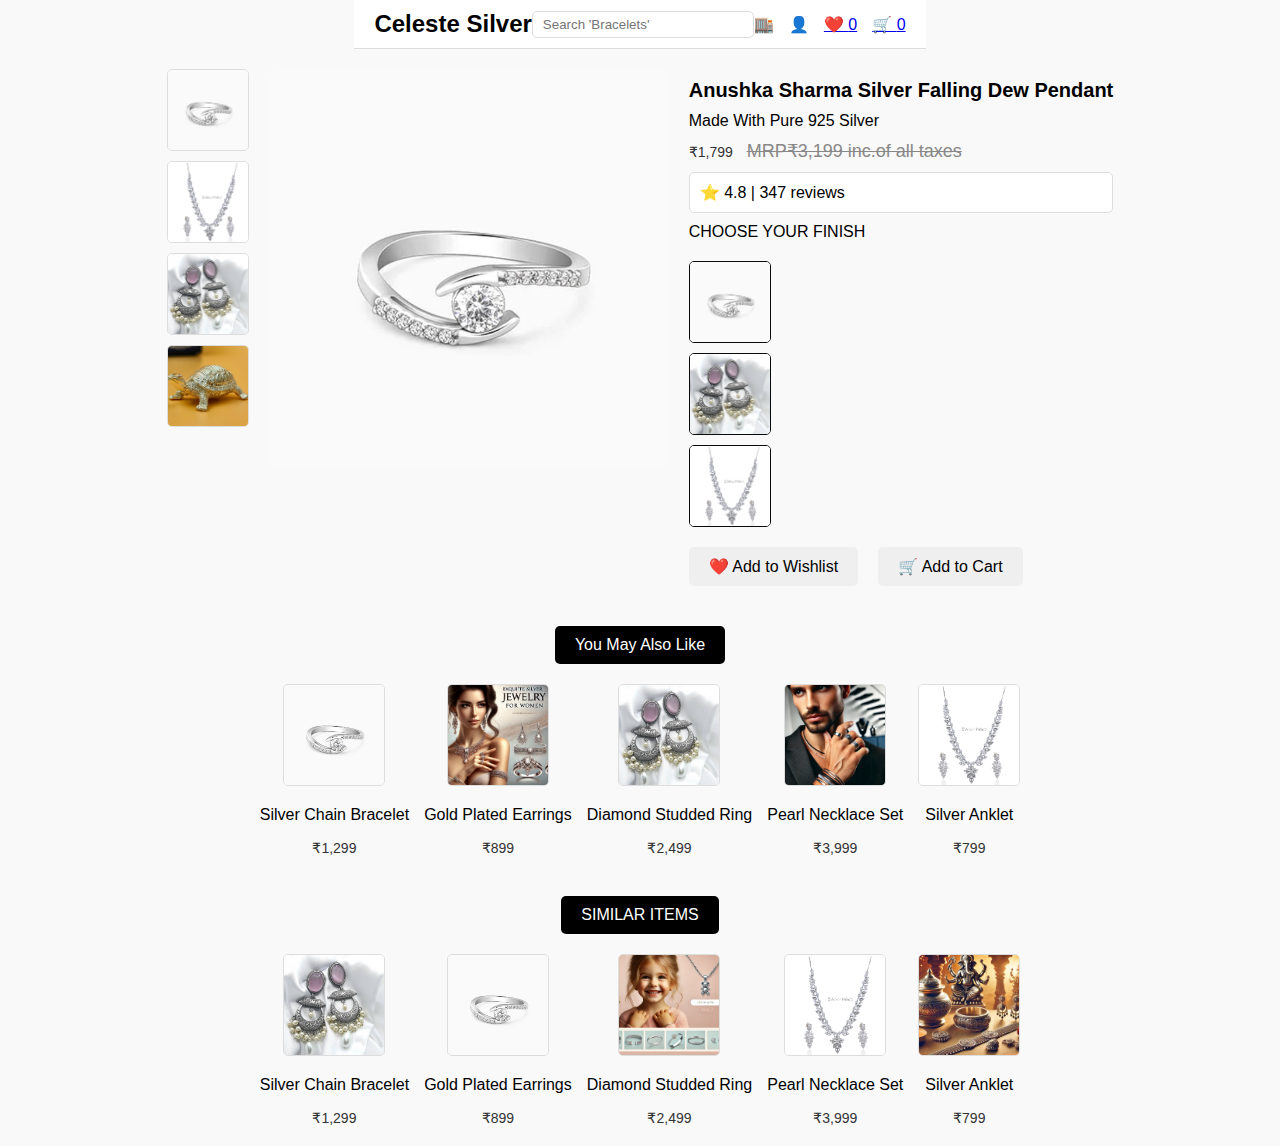
<file: product.html>
<!DOCTYPE html>
<html lang="en">
<head>
    <meta charset="UTF-8">
    <meta name="viewport" content="width=device-width, initial-scale=1.0">
    <title>Product Page with Magnifier</title>
    <link rel="stylesheet" href="https://cdnjs.cloudflare.com/ajax/libs/font-awesome/4.7.0/css/font-awesome.min.css">
    <style>
        body {
            font-family: Arial, sans-serif;
            margin: 0;
            padding: 0;
            background-color: #f9f9f9;
            display: flex;
            flex-direction: column;
            justify-content: center;
            align-items: center;
        }
        header {
            display: flex;
            justify-content: space-between;
            align-items: center;
            padding: 10px 20px;
            background-color: #fff;
            border-bottom: 1px solid #ddd;
        }
        header h1 {
            font-size: 24px;
            margin: 0;
        }
        header input {
            padding: 5px 10px;
            width: 200px;
            border: 1px solid #ddd;
            border-radius: 5px;
        }
        header .icons {
            display: flex;
            gap: 15px;
        }
        main {
            display: flex;
            justify-content: center;
            margin: 20px;
        }
        .product {
            display: flex;
            gap: 20px;
        }
        .thumbnail-section {
            display: flex;
            flex-direction: column;
            gap: 10px;
        }
        .thumbnail-section img {
            width: 80px;
            height: 80px;
            border: 1px solid #ddd;
            border-radius: 5px;
            cursor: pointer;
            object-fit: cover;
        }
        .thumbnail-section img.active {
            border: 2px solid #000;
        }
        .image-container {
            position: relative;
            width: 400px;
            height: 400px;
            border-radius: 10px;
        }
        .image-container img {
            width: 100%;
            height: 100%;
            border-radius: 10px;
            object-fit: cover;
        }
        .magnifier {
            position: absolute;
            border: 2px solid #ddd;
            border-radius: 50%;
            width: 100px;
            height: 100px;
            overflow: hidden;
            pointer-events: none;
            display: none;
            left: -120px; /* Position the magnifier on the left */
            top: 0;
        }
        .magnifier img {
            position: absolute;
            width: 800px; /* Twice the size of the main image */
            height: 800px;
            object-fit: cover;
        }
        .product-details {
            flex: 1;
        }
        .product-details h2 {
            font-size: 20px;
            margin: 10px 0;
        }
        .product-details p {
            font-size: 16px;
            margin: 5px 0;
        }
        .price {
            font-size: 24px;
            color: #131212;
            margin: 10px 0;
        }
        .price del {
            color: #888;
            font-size: 18px;
            margin-left: 10px;
        }
        .rating {
            margin: 10px 0;
            font-size: 16px;
            border: 1px solid #ddd;
            padding: 10px;
            border-radius: 5px;
            background-color: #fff;
        }
        .actions {
            display: flex;
            gap: 20px;
            margin-top: 20px;
        }
        .actions button {
            padding: 10px 20px;
            font-size: 16px;
            border: none;
            border-radius: 5px;
            cursor: pointer;
        }
        .finish-options {
            display: flex;
            flex-direction: column;
            gap: 10px;
            margin-top: 10px;
        }
        .finish-option {
            text-align: center;
        }
        .finish-option img {
            cursor: pointer;
            border: 1px solid #100f0f;
            border-radius: 5px;
            width: 80px;
        }
        .finish-option.active img {
            border: 2px solid #000;
        }
        .right-thumbnails {
            display: flex;
            flex-direction: column;
            gap: 10px;
            margin-top: 20px;
        }
        .right-thumbnails img {
            width: 80px;
            height: 80px;
            border: 1px solid #0a0a0a;
            border-radius: 5px;
            cursor: pointer;
            object-fit: cover;
        }

        .you-may-also-like {
        margin-top: 20px;
        text-align: center;
    }
    .you-may-also-like-btn {
        background-color: #000;
        color: #fff;
        padding: 10px 20px;
        font-size: 16px;
        border: none;
        border-radius: 5px;
        cursor: pointer;
        margin-bottom: 10px;
    }
    .recommended-products {
        display: flex;
        gap: 15px;
        overflow-x: auto;
        padding: 10px 0;
        justify-content: center;
    }
    .recommended-product {
        text-align: center;
        flex: 0 0 auto;
    }
    .recommended-product img {
        width: 100px;
        height: 100px;
        border-radius: 5px;
        border: 1px solid #ddd;
        object-fit: cover;
    }
    .price {
        font-size: 14px;
        color: #333;
    }
    </style>
</head>
<body>

<header>
    <h1>Celeste Silver</h1>
    <input type="text" placeholder="Search 'Bracelets'">
    <div class="icons">
        <span>🏬</span>
        <span>👤</span>
        <a href="wishlist.html">
        <span>❤️ <span id="wishlist-count">0</span></span> </a><!-- Wishlist count -->
        <a href="cart.html"><span>🛒 <span id="cart-count">0</span></span></a>
    </div>
</header>

<main>
    <div class="product">
        <!-- Left Thumbnail Section for 4 Images -->
        <div class="thumbnail-section">
            <img class="thumbnail" src="rings.png" alt="Image 1" data-src="rings.png">
            <img class="thumbnail" src="necklace.jpeg" alt="Image 2" data-src="necklace.jpeg">
            <img class="thumbnail" src="ear_rings.jpeg" alt="Image 3" data-src="ear_rings.jpeg">
            <img class="thumbnail" src="turtle.png" alt="Image 4" data-src="turtle.png">
        </div>

        <!-- Main Image and Magnifier -->
        <div class="image-container" id="image-container">
            <img id="main-image" src="rings.png" alt="Main Image">
            <div id="magnifier" class="magnifier">
                <img id="zoom-image" src="rings.png" alt="Zoomed View">
            </div>
        </div>

        <!-- Product Details -->
        <div class="product-details">
            <h2>Anushka Sharma Silver Falling Dew Pendant</h2>
            <p>Made With Pure 925 Silver</p>
            <div class="price">
                ₹1,799 <del>MRP₹3,199 inc.of all taxes</del>
            </div>
            <div class="rating">⭐ 4.8 | 347 reviews</div>
            <p>CHOOSE YOUR FINISH</p>

            <!-- Right Thumbnail Section for 3 Images -->
            <div class="right-thumbnails">
                <img class="thumbnail" src="rings.png" alt="Image 5" data-src="rings.png">
                <img class="thumbnail" src="ear_rings.jpeg" alt="Image 6" data-src="ear_rings.jpeg">
                <img class="thumbnail" src="necklace.jpeg" alt="Image 7" data-src="necklace.jpeg">
            </div>

            <div class="actions">
                
                <button class="wishlist">❤️ Add to Wishlist</button>
                <button class="add-to-cart">🛒 Add to Cart</button>
            </div>
        </div>
    </div>
</main>


<div class="you-may-also-like">
    <button class="you-may-also-like-btn">You May Also Like</button>
    <div class="recommended-products">
        <div class="recommended-product">
            <img src="rings.png" alt="Product 1">
            <p>Silver Chain Bracelet</p>
            <p class="price">₹1,299</p>
        </div>
        <div class="recommended-product">
            <img src="women1.png" alt="Product 2">
            <p>Gold Plated Earrings</p>
            <p class="price">₹899</p>
        </div>
        <div class="recommended-product">
            <img src="ear_rings.jpeg" alt="Product 3">
            <p>Diamond Studded Ring</p>
            <p class="price">₹2,499</p>
        </div>
        <div class="recommended-product">
            <img src="men1.png" alt="Product 4">
            <p>Pearl Necklace Set</p>
            <p class="price">₹3,999</p>
        </div>
        <div class="recommended-product">
            <img src="necklace.jpeg" alt="Product 5">
            <p>Silver Anklet</p>
            <p class="price">₹799</p>
        </div>
    </div>
</div>
<div class="you-may-also-like">
    <button class="you-may-also-like-btn">SIMILAR ITEMS</button>
    <div class="recommended-products">
        <div class="recommended-product">
            <img src="ear_rings.jpeg" alt="Product 1">
            <p>Silver Chain Bracelet</p>
            <p class="price">₹1,299</p>
        </div>
        <div class="recommended-product">
            <img src="rings.png" alt="Product 2">
            <p>Gold Plated Earrings</p>
            <p class="price">₹899</p>
        </div>
        <div class="recommended-product">
            <img src="kids1.png" alt="Product 3">
            <p>Diamond Studded Ring</p>
            <p class="price">₹2,499</p>
        </div>
        <div class="recommended-product">
            <img src="necklace.jpeg" alt="Product 4">
            <p>Pearl Necklace Set</p>
            <p class="price">₹3,999</p>
        </div>
        <div class="recommended-product">
            <img src="rituals1.png" alt="Product 5">
            <p>Silver Anklet</p>
            <p class="price">₹799</p>
        </div>
    </div>
</div>

   
</body>
<script>
    const thumbnails = document.querySelectorAll('.thumbnail');
    const mainImage = document.getElementById('main-image');
    const zoomImage = document.getElementById('zoom-image');

    // Update main image and zoom image when a thumbnail is clicked
    thumbnails.forEach(thumbnail => {
        thumbnail.addEventListener('click', () => {
            const newSrc = thumbnail.getAttribute('data-src');
            mainImage.src = newSrc; // Update main image
            zoomImage.src = newSrc; // Update zoom image

            // Remove active class from all thumbnails
            thumbnails.forEach(t => t.classList.remove('active'));
            // Add active class to the clicked thumbnail
            thumbnail.classList.add('active');
        });
    });

    const imageContainer = document.getElementById('image-container');
    const magnifier = document.getElementById('magnifier');

    // Magnifier effect on mouse move
    imageContainer.addEventListener('mousemove', (e) => {
        const rect = imageContainer.getBoundingClientRect();
        const x = e.clientX - rect.left;
        const y = e.clientY - rect.top;

        magnifier.style.left = `${x - magnifier.offsetWidth / 2}px`;
        magnifier.style.top = `${y - magnifier.offsetHeight / 2}px`;
        magnifier.style.display = 'block';

        zoomImage.style.left = `-${x * 2 - magnifier.offsetWidth / 2}px`;
        zoomImage.style.top = `-${y * 2 - magnifier.offsetHeight / 2}px`;
    });

    // Hide magnifier when mouse leaves
    imageContainer.addEventListener('mouseleave', () => {
        magnifier.style.display = 'none';
    });

    // Get cart count element
    const cartCountElement = document.getElementById('cart-count');
    let cartCount = localStorage.getItem('cartCount') ? parseInt(localStorage.getItem('cartCount')) : 0;
    cartCountElement.textContent = cartCount;

    // Get wishlist count element
    const wishlistCountElement = document.getElementById('wishlist-count');
    let wishlistCount = localStorage.getItem('wishlistCount') ? parseInt(localStorage.getItem('wishlistCount')) : 0;
    wishlistCountElement.textContent = wishlistCount;

    // Add event listener to "Add to Cart" button
    document.querySelector('.add-to-cart').addEventListener('click', () => {
        cartCount++; // Increase count
        localStorage.setItem('cartCount', cartCount); // Save to localStorage
        cartCountElement.textContent = cartCount; // Update UI
    });

    // Add event listener to "Add to Wishlist" button
    document.querySelector('.wishlist').addEventListener('click', () => {
        wishlistCount++; // Increase count
        localStorage.setItem('wishlistCount', wishlistCount); // Save to localStorage
        wishlistCountElement.textContent = wishlistCount; // Update UI
    });
</script>
</html>
</file>
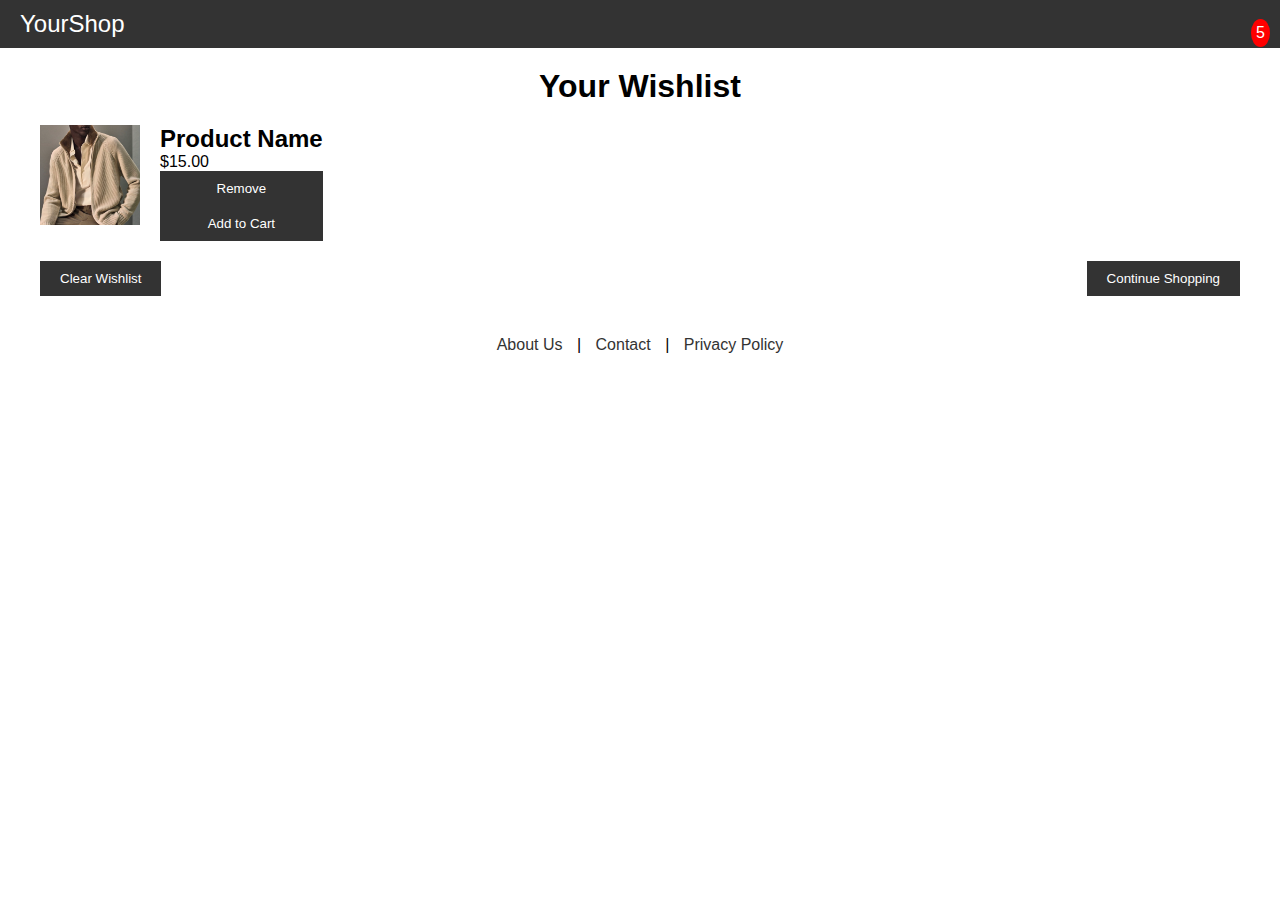
<file: wishlist.html>
<!DOCTYPE html>
<html lang="en">
<head>
  <meta charset="UTF-8">
  <meta name="viewport" content="width=device-width, initial-scale=1.0">
  <title>Wishlist Page</title>
</head>

<style>
    * {
  margin: 0;
  padding: 0;
  box-sizing: border-box;
}

body {
  font-family: Arial, sans-serif;
}

header {
  background-color: #333;
  color: #fff;
  padding: 10px 20px;
  display: flex;
  justify-content: space-between;
  align-items: center;
}

header .logo {
  font-size: 24px;
}

header .wishlist-icon {
  position: relative;
}

header .wishlist-count {
  position: absolute;
  top: -5px;
  right: -10px;
  background-color: red;
  color: white;
  padding: 5px;
  border-radius: 50%;
}

.wishlist-container {
  max-width: 1200px;
  margin: 20px auto;
}

h1 {
  text-align: center;
  margin-bottom: 20px;
}

.wishlist-items {
  display: flex;
  flex-direction: column;
  gap: 20px;
}

.wishlist-item {
  display: flex;
  gap: 20px;
}

.product-image {
  width: 100px;
  height: 100px;
  object-fit: cover;
}

.item-details {
  display: flex;
  flex-direction: column;
  justify-content: space-between;
}

.action-buttons {
  display: flex;
  justify-content: space-between;
  margin-top: 20px;
}

button {
  padding: 10px 20px;
  background-color: #333;
  color: white;
  border: none;
  cursor: pointer;
}

button:hover {
  background-color: #555;
}

footer {
  text-align: center;
  margin-top: 40px;
}

.footer-links a {
  color: #333;
  text-decoration: none;
  padding: 0 10px;
}

.footer-links a:hover {
  text-decoration: underline;
}

</style>
<body>

  <header>
    <div class="logo">YourShop</div>
    <div class="wishlist-icon">
      <span class="wishlist-count">5</span> <!-- Number of items in wishlist -->
    </div>
  </header>

  <div class="wishlist-container">
    <h1>Your Wishlist</h1>

    <div class="wishlist-items">
      <div class="wishlist-item">
        <img src="men_1.png" alt="Product Image" class="product-image">
        <div class="item-details">
          <h2>Product Name</h2>
          <p class="item-price">$15.00</p>
          <button class="remove-item">Remove</button>
          <button class="add-to-cart">Add to Cart</button>
        </div>
      </div>

      <!-- Add more wishlist-item sections as needed -->

    </div>

    <div class="action-buttons">
      <button class="clear-wishlist">Clear Wishlist</button>
      <button class="shop-now">Continue Shopping</button>
    </div>
  </div>

  <footer>
    <div class="footer-links">
      <a href="#">About Us</a> | 
      <a href="#">Contact</a> | 
      <a href="#">Privacy Policy</a>
    </div>
  </footer>

</body>
<script>
    // Example of basic functionality for remove item and add to cart
const removeButtons = document.querySelectorAll('.remove-item');
const addToCartButtons = document.querySelectorAll('.add-to-cart');
const clearWishlistButton = document.querySelector('.clear-wishlist');

removeButtons.forEach((button) => {
  button.addEventListener('click', (event) => {
    // Remove the item from the wishlist
    const item = event.target.closest('.wishlist-item');
    item.remove();
    updateWishlistCount();
  });
});

addToCartButtons.forEach((button) => {
  button.addEventListener('click', () => {
    // Simulate adding item to cart
    alert("Item added to cart!");
  });
});

clearWishlistButton.addEventListener('click', () => {
  // Clear all items from the wishlist
  const wishlistItems = document.querySelector('.wishlist-items');
  wishlistItems.innerHTML = '';  // Remove all items
  updateWishlistCount();
});

function updateWishlistCount() {
  const wishlistCount = document.querySelector('.wishlist-count');
  const totalItems = document.querySelectorAll('.wishlist-item').length;
  wishlistCount.textContent = totalItems;
}

</script>
</html>
</file>
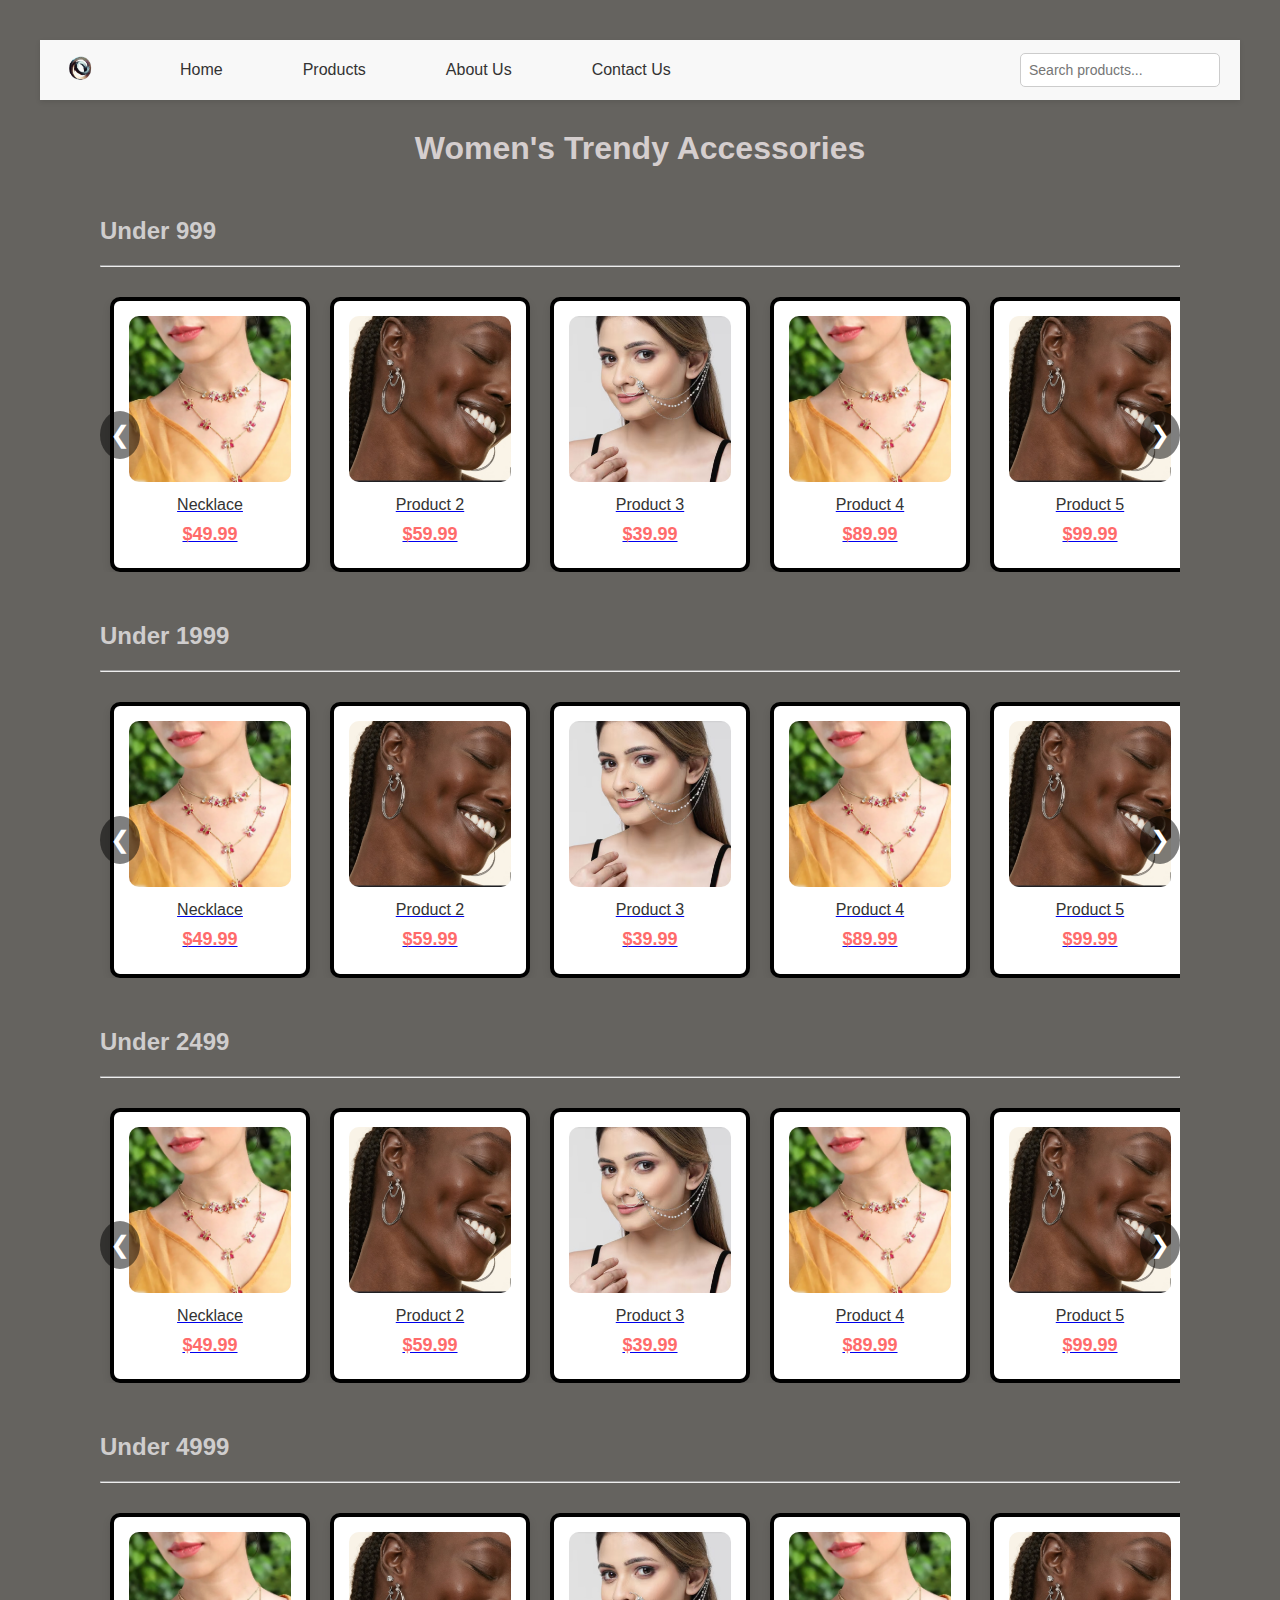
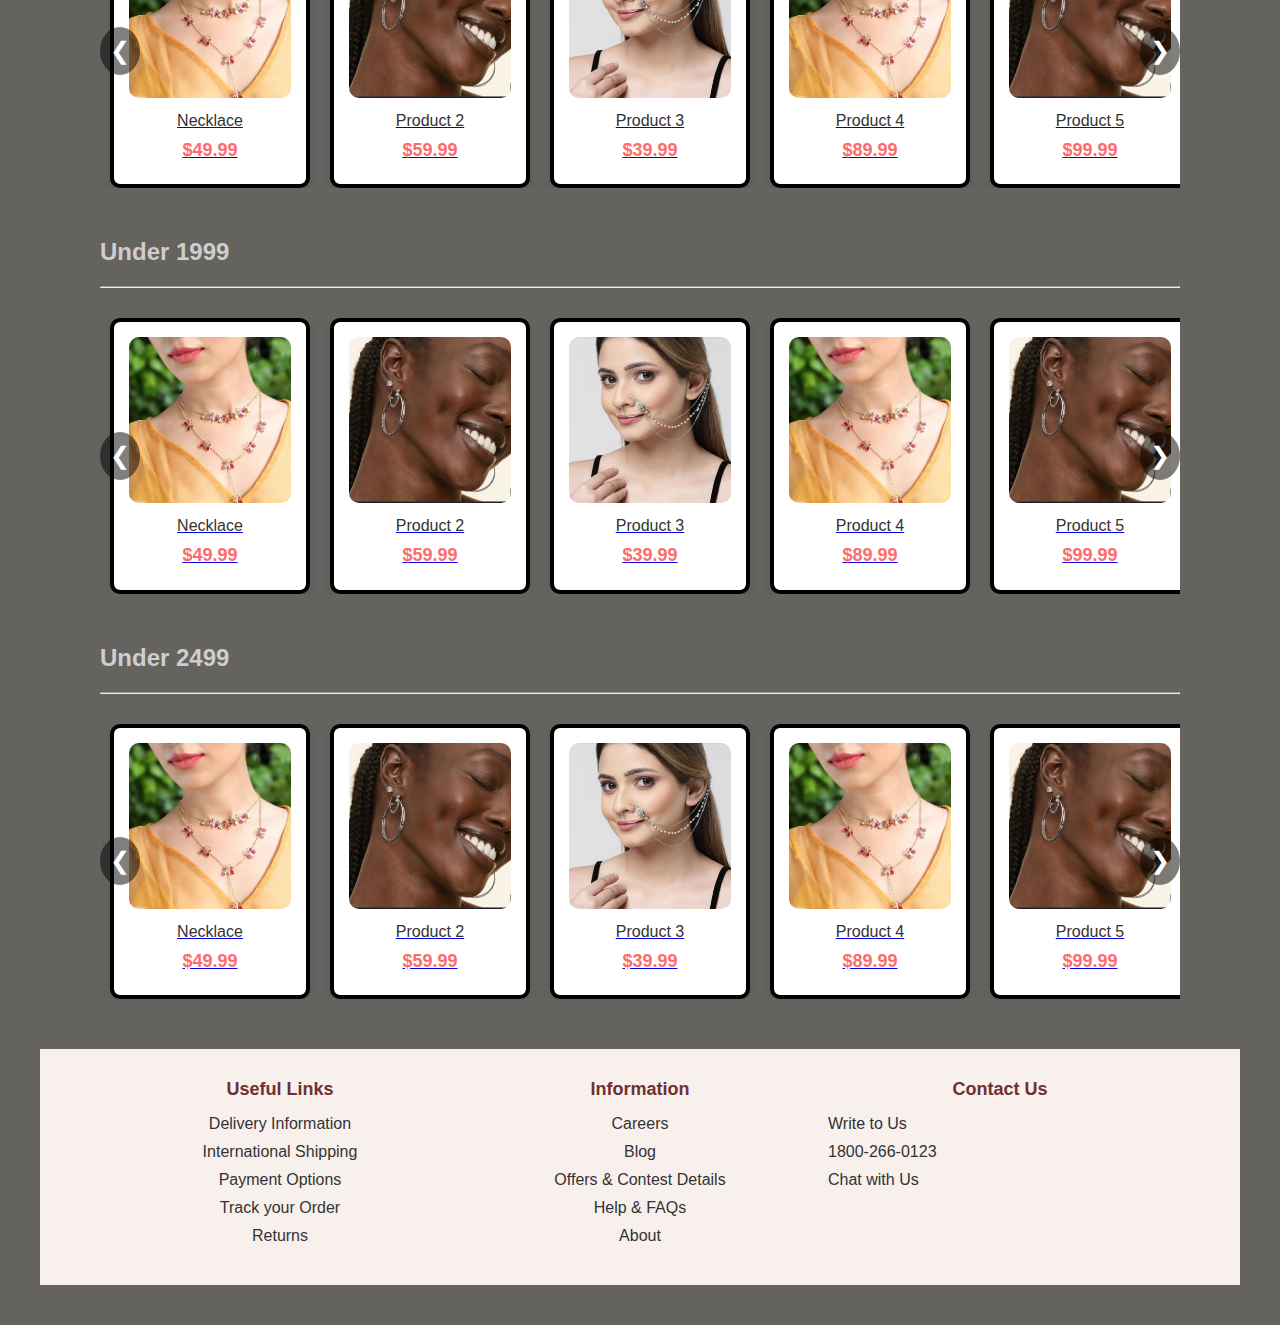
<file: women.html>
<!DOCTYPE html>
<html lang="en">
<head>
    <meta charset="UTF-8">
    <meta name="viewport" content="width=device-width, initial-scale=1.0">
    <title>Product Range with Images and Text</title>
</head>

<style>
    * {
  margin: 0;
  padding: 0;
  box-sizing: border-box;
}

body {
  font-family: Arial, sans-serif;
  background-color: #f9f9f9;
  text-align: center;
  padding: 40px;
  background-color: rgb(101, 99, 95);
}


h1{
    padding: 30px;
    color: rgb(213, 206, 206);
    text-align: center;
}

/* Top Navbar Styling */
.top-navbar {
  display: flex;
  align-items: center;
  justify-content: space-between;
  padding: 10px 20px;
  background-color: #f8f8f8;
  box-shadow: 0 2px 5px rgba(0, 0, 0, 0.1);
}

/* Navbar Left: Logo & Links */
.navbar-left {
  display: flex;
  align-items: center;
  gap: 30px; /* Adds space between logo and links */
}

.navbar-logo {
  height: 40px; /* Adjust logo size */
  width: auto;
}

/* Navbar Right: Links */
.navbar-left a {
  text-decoration: none;
  color: #333;
  font-size: 16px;
  font-weight: 500;
  transition: color 0.3s ease-in-out;
  margin-left: 50px; /* Adjust value as needed */

}

.navbar-left a:hover {
  color: #007bff; /* Change color on hover */
}

/* Navbar Right: Search Bar */
.navbar-right {
  display: flex;
  align-items: center;
}

#search {
  padding: 8px;
  border: 1px solid #ccc;
  border-radius: 5px;
  font-size: 14px;
  width: 200px;
  transition: all 0.3s ease-in-out;
}

#search:focus {
  border-color: #007bff;
  outline: none;
}


/* Product Range Styling */
.product-range {
  width: 90%;
  margin: 20px auto;
}

h2 {
  font-size: 24px;
  text-align: left;
  margin-bottom: 20px;
  color: rgb(207, 205, 205);
}

/* Scroll Wrapper */
.scroll-wrapper {
  position: relative;
  display: flex;
  align-items: center;
  overflow: hidden;
  padding: 30px 0;
}

/* Product Container */
.product-container {
  display: flex;
  transition: transform 0.5s ease-in-out;
  width: 100%; /* Cover 90% of the width */
  margin: 0 auto; /* Center the container */
  overflow-x: auto;
  scroll-behavior: smooth;

}

/* Product Cards */
.product {
  flex: 0 0 auto;
  width: 200px;
  background: #fff;
  margin: 0 10px;
  padding: 15px;
  border: 4px solid black;
  border-radius: 10px;
  box-shadow: 0 4px 8px rgba(0, 0, 0, 0.1);
  text-align: center;
  transition: 0.3s;
}

.product:hover {
  transform: scale(1.05);
}

.product img {
  width: 100%;
  height: 70%;
  object-fit: cover;
  border-radius: 10px;
}

.product p {
  font-size: 16px;
  margin: 10px 0;
  color: #333;
}

.product .price {
  font-size: 18px;
  font-weight: bold;
  color: #ff6b6b;
  margin: 10px 0;
}

/* Scroll Buttons */
.scroll-left, .scroll-right {
  background-color: rgba(0, 0, 0, 0.5);
  color: white;
  border: none;
  cursor: pointer;
  font-size: 24px;
  padding: 10px;
  position: absolute;
  top: 50%;
  transform: translateY(-50%);
  z-index: 10;
  border-radius: 50%;
  transition: background 0.3s ease;
}

.scroll-left:hover, .scroll-right:hover {
  background-color: rgba(0, 0, 0, 0.8);
}

.scroll-left {
  left: 0px;
}

.scroll-right {
  right: 0px;
}

/* Responsive */
@media (max-width: 768px) {
  .product {
      width: 150px;
  }
}





/* Footer Styling */
.footer {
  background-color: #f8f0ed; /* Light beige background */
  padding: 30px 0;
  font-family: Arial, sans-serif;
}

.footer-container {
  width: 90%;
  margin: auto;
  display: flex;
  justify-content: space-between;
}

.footer-column {
  flex: 1;
  min-width: 200px;
}

.footer-column h3 {
  color: #722f2f; /* Dark brown text */
  font-size: 18px;
  font-weight: bold;
  margin-bottom: 15px;
}

.footer-column ul {
  list-style: none;
  padding: 0;
}

.footer-column ul li {
  margin-bottom: 10px;
}

.footer-column ul li a {
  text-decoration: none;
  color: #333;
  font-size: 16px;
  transition: color 0.3s ease;
}

.footer-column ul li a:hover {
  color: #722f2f;
}

/* Contact Icons */
.contact-list li {
  display: flex;
  align-items: center;
}

.contact-list i {
  margin-right: 8px;
  font-size: 18px;
  color: #722f2f;
}

/* Responsive */
@media (max-width: 768px) {
  .footer-container {
      flex-direction: column;
      align-items: center;
      text-align: center;
  }

  .footer-column {
      margin-bottom: 20px;
  }
}

</style>
<body>




    <!-- Top Navbar -->
 <div class="top-navbar">
    <div class="navbar-left">
      <img src="reflecTrend.png" alt="Logo" class="navbar-logo">
    
      <a href="index.html">Home</a>
      <a href="products.html">Products</a>
      <a href="about.html">About Us</a>
      <a href="contactus.html">Contact Us</a>
    </div>
    <div class="navbar-right">
      <input type="text" placeholder="Search products..." id="search">
    </div>
  </div>




<h1>Women's Trendy Accessories</h1>

    <!-- Product Range 1 -->
    <div class="product-range">
        <h2>Under 999</h2>
        <hr>
        <div class="scroll-wrapper">
            <button class="scroll-left" onclick="scrollProducts('range1', -200)">&#10094;</button>
            <div class="product-container" id="range1">
                <div class="product">
                    <a href="product.html">
                    <img src="women2.jpeg" alt="Product 1">
                    <p>Necklace</p>
                    <p class="price">$49.99</p>
                </a></div>
                <div class="product">
                    <a href="product.html">
                    <img src="women3.jpeg" alt="Product 2">
                    <p>Product 2</p>
                    <p class="price">$59.99</p>
                </a></div>
                <div class="product">
                <a href="product.html">
                    <img src="women4.jpeg" alt="Product 3">
                    <p>Product 3</p>
                    <p class="price">$39.99</p>
                </a></div>
                <div class="product">
                    <a href="product.html">
                    <img src="women2.jpeg" alt="Product 4">
                    <p>Product 4</p>
                    <p class="price">$89.99</p>
                </a></div>
                <div class="product">
                    <a href="product.html">
                    <img src="women3.jpeg" alt="Product 5">
                    <p>Product 5</p>
                    <p class="price">$99.99</p>
               </a> </div>
               <div class="product">
                    <a href="product.html">
                    <img src="women4.jpeg" alt="Product 6">
                    <p>Product 6</p>
                    <p class="price">$49.99</p>
               </a> </div>
               <div class="product">
                    <a href="product.html">
                    <img src="women2.jpeg" alt="Product 7">
                    <p>Product 7</p>
                    <p class="price">$59.99</p>
                </a></div>
                <div class="product">
                    <a href="product.html">
                    <img src="women3.jpeg" alt="Product 8">
                    <p>Product 8</p>
                    <p class="price">$39.99</p>
                </a></div>
                <div class="product">
                      <a href="product.html">
                      <img src="women4.jpeg" alt="Product 9">
                      <p>Product 9</p>
                      <p class="price">$89.99</p>
                  </a>
                  </div>
                  <div class="product">
                    <a href="product.html">
                    <img src="women2.jpeg" alt="Product 10">
                    <p>Product 10</p>
                    <p class="price">$99.99</p>
                </a></div>
            </div>
            <button class="scroll-right" onclick="scrollProducts('range1', 200)">&#10095;</button>
        </div>
    </div>

    <!-- Product Range 2 -->
    <div class="product-range">
        <h2>Under 1999</h2>
        <hr>
        <div class="scroll-wrapper">
            <button class="scroll-left" onclick="scrollProducts('range2', -200)">&#10094;</button>
            <div class="product-container" id="range2">
                <div class="product">
                    <a href="product.html">
                    <img src="women2.jpeg" alt="Product 1">
                    <p>Necklace</p>
                    <p class="price">$49.99</p>
                </a></div>
                <div class="product">
                    <a href="product.html">
                    <img src="women3.jpeg" alt="Product 2">
                    <p>Product 2</p>
                    <p class="price">$59.99</p>
                </a></div>
                <div class="product">
                <a href="product.html">
                    <img src="women4.jpeg" alt="Product 3">
                    <p>Product 3</p>
                    <p class="price">$39.99</p>
                </a></div>
                <div class="product">
                    <a href="product.html">
                    <img src="women2.jpeg" alt="Product 4">
                    <p>Product 4</p>
                    <p class="price">$89.99</p>
                </a></div>
                <div class="product">
                    <a href="product.html">
                    <img src="women3.jpeg" alt="Product 5">
                    <p>Product 5</p>
                    <p class="price">$99.99</p>
               </a> </div>
               <div class="product">
                    <a href="product.html">
                    <img src="women4.jpeg" alt="Product 6">
                    <p>Product 6</p>
                    <p class="price">$49.99</p>
               </a> </div>
               <div class="product">
                    <a href="product.html">
                    <img src="women2.jpeg" alt="Product 7">
                    <p>Product 7</p>
                    <p class="price">$59.99</p>
                </a></div>
                <div class="product">
                    <a href="product.html">
                    <img src="women3.jpeg" alt="Product 8">
                    <p>Product 8</p>
                    <p class="price">$39.99</p>
                </a></div>
                <div class="product">
                      <a href="product.html">
                      <img src="women4.jpeg" alt="Product 9">
                      <p>Product 9</p>
                      <p class="price">$89.99</p>
                  </a>
                  </div>
            </div>
            <button class="scroll-right" onclick="scrollProducts('range2', 200)">&#10095;</button>
        </div>
    </div>




    <!-- Product Range 3 -->
    <div class="product-range">
        <h2>Under 2499</h2>
        <hr>
        <div class="scroll-wrapper">
            <button class="scroll-left" onclick="scrollProducts('range3', -200)">&#10094;</button>
            <div class="product-container" id="range3">
                <div class="product">
                    <a href="product.html">
                    <img src="women2.jpeg" alt="Product 1">
                    <p>Necklace</p>
                    <p class="price">$49.99</p>
                </a></div>
                <div class="product">
                    <a href="product.html">
                    <img src="women3.jpeg" alt="Product 2">
                    <p>Product 2</p>
                    <p class="price">$59.99</p>
                </a></div>
                <div class="product">
                <a href="product.html">
                    <img src="women4.jpeg" alt="Product 3">
                    <p>Product 3</p>
                    <p class="price">$39.99</p>
                </a></div>
                <div class="product">
                    <a href="product.html">
                    <img src="women2.jpeg" alt="Product 4">
                    <p>Product 4</p>
                    <p class="price">$89.99</p>
                </a></div>
                <div class="product">
                    <a href="product.html">
                    <img src="women3.jpeg" alt="Product 5">
                    <p>Product 5</p>
                    <p class="price">$99.99</p>
               </a> </div>
               <div class="product">
                    <a href="product.html">
                    <img src="women4.jpeg" alt="Product 6">
                    <p>Product 6</p>
                    <p class="price">$49.99</p>
               </a> </div>
               <div class="product">
                    <a href="product.html">
                    <img src="women2.jpeg" alt="Product 7">
                    <p>Product 7</p>
                    <p class="price">$59.99</p>
                </a></div>
                <div class="product">
                    <a href="product.html">
                    <img src="women3.jpeg" alt="Product 8">
                    <p>Product 8</p>
                    <p class="price">$39.99</p>
                </a></div>
                <div class="product">
                      <a href="product.html">
                      <img src="women4.jpeg" alt="Product 9">
                      <p>Product 9</p>
                      <p class="price">$89.99</p>
                  </a>
                  </div>
            </div>
            <button class="scroll-right" onclick="scrollProducts('range3', 200)">&#10095;</button>
        </div>
    </div>


       <!-- Product Range 1 -->
       <div class="product-range">
        <h2>Under 4999</h2>
        <hr>
        <div class="scroll-wrapper">
            <button class="scroll-left" onclick="scrollProducts('range4', -200)">&#10094;</button>
            <div class="product-container" id="range4">
                <div class="product">
                    <a href="product.html">
                    <img src="women2.jpeg" alt="Product 1">
                    <p>Necklace</p>
                    <p class="price">$49.99</p>
                </a></div>
                <div class="product">
                    <a href="product.html">
                    <img src="women3.jpeg" alt="Product 2">
                    <p>Product 2</p>
                    <p class="price">$59.99</p>
                </a></div>
                <div class="product">
                <a href="product.html">
                    <img src="women4.jpeg" alt="Product 3">
                    <p>Product 3</p>
                    <p class="price">$39.99</p>
                </a></div>
                <div class="product">
                    <a href="product.html">
                    <img src="women2.jpeg" alt="Product 4">
                    <p>Product 4</p>
                    <p class="price">$89.99</p>
                </a></div>
                <div class="product">
                    <a href="product.html">
                    <img src="women3.jpeg" alt="Product 5">
                    <p>Product 5</p>
                    <p class="price">$99.99</p>
               </a> </div>
               <div class="product">
                    <a href="product.html">
                    <img src="women4.jpeg" alt="Product 6">
                    <p>Product 6</p>
                    <p class="price">$49.99</p>
               </a> </div>
               <div class="product">
                    <a href="product.html">
                    <img src="women2.jpeg" alt="Product 7">
                    <p>Product 7</p>
                    <p class="price">$59.99</p>
                </a></div>
                <div class="product">
                    <a href="product.html">
                    <img src="women3.jpeg" alt="Product 8">
                    <p>Product 8</p>
                    <p class="price">$39.99</p>
                </a></div>
                <div class="product">
                      <a href="product.html">
                      <img src="women4.jpeg" alt="Product 9">
                      <p>Product 9</p>
                      <p class="price">$89.99</p>
                  </a>
                  </div>
                  <div class="product">
                    <a href="product.html">
                    <img src="men4.jpeg" alt="Product 10">
                    <p>Product 10</p>
                    <p class="price">$99.99</p>
                </a></div>
            </div>
            <button class="scroll-right" onclick="scrollProducts('range4', 200)">&#10095;</button>
        </div>
    </div>

    <!-- Product Range 2 -->
    <div class="product-range">
        <h2>Under 1999</h2>
        <hr>
        <div class="scroll-wrapper">
            <button class="scroll-left" onclick="scrollProducts('range5', -200)">&#10094;</button>
            <div class="product-container" id="range5">
                <div class="product">
                    <a href="product.html">
                    <img src="women2.jpeg" alt="Product 1">
                    <p>Necklace</p>
                    <p class="price">$49.99</p>
                </a></div>
                <div class="product">
                    <a href="product.html">
                    <img src="women3.jpeg" alt="Product 2">
                    <p>Product 2</p>
                    <p class="price">$59.99</p>
                </a></div>
                <div class="product">
                <a href="product.html">
                    <img src="women4.jpeg" alt="Product 3">
                    <p>Product 3</p>
                    <p class="price">$39.99</p>
                </a></div>
                <div class="product">
                    <a href="product.html">
                    <img src="women2.jpeg" alt="Product 4">
                    <p>Product 4</p>
                    <p class="price">$89.99</p>
                </a></div>
                <div class="product">
                    <a href="product.html">
                    <img src="women3.jpeg" alt="Product 5">
                    <p>Product 5</p>
                    <p class="price">$99.99</p>
               </a> </div>
               <div class="product">
                    <a href="product.html">
                    <img src="women4.jpeg" alt="Product 6">
                    <p>Product 6</p>
                    <p class="price">$49.99</p>
               </a> </div>
               <div class="product">
                    <a href="product.html">
                    <img src="women2.jpeg" alt="Product 7">
                    <p>Product 7</p>
                    <p class="price">$59.99</p>
                </a></div>
                <div class="product">
                    <a href="product.html">
                    <img src="women3.jpeg" alt="Product 8">
                    <p>Product 8</p>
                    <p class="price">$39.99</p>
                </a></div>
                <div class="product">
                      <a href="product.html">
                      <img src="women4.jpeg" alt="Product 9">
                      <p>Product 9</p>
                      <p class="price">$89.99</p>
                  </a>
                  </div>
            </div>
            <button class="scroll-right" onclick="scrollProducts('range5', 200)">&#10095;</button>
        </div>
    </div>




    <!-- Product Range 3 -->
    <div class="product-range">
        <h2>Under 2499</h2>
        <hr>
        <div class="scroll-wrapper">
            <button class="scroll-left" onclick="scrollProducts('range6', -200)">&#10094;</button>
            <div class="product-container" id="range6">
                <div class="product">
                    <a href="product.html">
                    <img src="women2.jpeg" alt="Product 1">
                    <p>Necklace</p>
                    <p class="price">$49.99</p>
                </a></div>
                <div class="product">
                    <a href="product.html">
                    <img src="women3.jpeg" alt="Product 2">
                    <p>Product 2</p>
                    <p class="price">$59.99</p>
                </a></div>
                <div class="product">
                <a href="product.html">
                    <img src="women4.jpeg" alt="Product 3">
                    <p>Product 3</p>
                    <p class="price">$39.99</p>
                </a></div>
                <div class="product">
                    <a href="product.html">
                    <img src="women2.jpeg" alt="Product 4">
                    <p>Product 4</p>
                    <p class="price">$89.99</p>
                </a></div>
                <div class="product">
                    <a href="product.html">
                    <img src="women3.jpeg" alt="Product 5">
                    <p>Product 5</p>
                    <p class="price">$99.99</p>
               </a> </div>
               <div class="product">
                    <a href="product.html">
                    <img src="women4.jpeg" alt="Product 6">
                    <p>Product 6</p>
                    <p class="price">$49.99</p>
               </a> </div>
               <div class="product">
                    <a href="product.html">
                    <img src="women2.jpeg" alt="Product 7">
                    <p>Product 7</p>
                    <p class="price">$59.99</p>
                </a></div>
                <div class="product">
                    <a href="product.html">
                    <img src="women3.jpeg" alt="Product 8">
                    <p>Product 8</p>
                    <p class="price">$39.99</p>
                </a></div>
                <div class="product">
                      <a href="product.html">
                      <img src="women4.jpeg" alt="Product 9">
                      <p>Product 9</p>
                      <p class="price">$89.99</p>
                  </a>
                  </div>
            </div>
            <button class="scroll-right" onclick="scrollProducts('range6', 200)">&#10095;</button>
        </div>
    </div>


<!-- Footer Section -->
 <footer class="footer">
    <div class="footer-container">
        <div class="footer-column">
            <h3>Useful Links</h3>
            <ul>
                <li><a href="#">Delivery Information</a></li>
                <li><a href="#">International Shipping</a></li>
                <li><a href="#">Payment Options</a></li>
                <li><a href="#">Track your Order</a></li>
                <li><a href="#">Returns</a></li>
            </ul>
        </div>
  
        <div class="footer-column">
            <h3>Information</h3>
            <ul>
                <li><a href="#">Careers</a></li>
                <li><a href="#">Blog</a></li>
                <li><a href="#">Offers & Contest Details</a></li>
                <li><a href="#">Help & FAQs</a></li>
                <li><a href="#">About</a></li>
            </ul>
        </div>
  
        <div class="footer-column">
            <h3>Contact Us</h3>
            <ul class="contact-list">
                <li><i class="fa-regular fa-envelope"></i> <a href="#">Write to Us</a></li>
                <li><i class="fa-solid fa-phone"></i> <a href="tel:18002660123">1800-266-0123</a></li>
                <li><i class="fa-regular fa-message"></i> <a href="#">Chat with Us</a></li>
            </ul>
        </div>
    </div>
  </footer>



    <script>
        function scrollProducts(rangeId, scrollAmount) {
  const container = document.getElementById(rangeId);
  container.scrollBy({
      left: scrollAmount,
      behavior: 'smooth'
  });
}
    </script>
</body>
</html>
</file>
